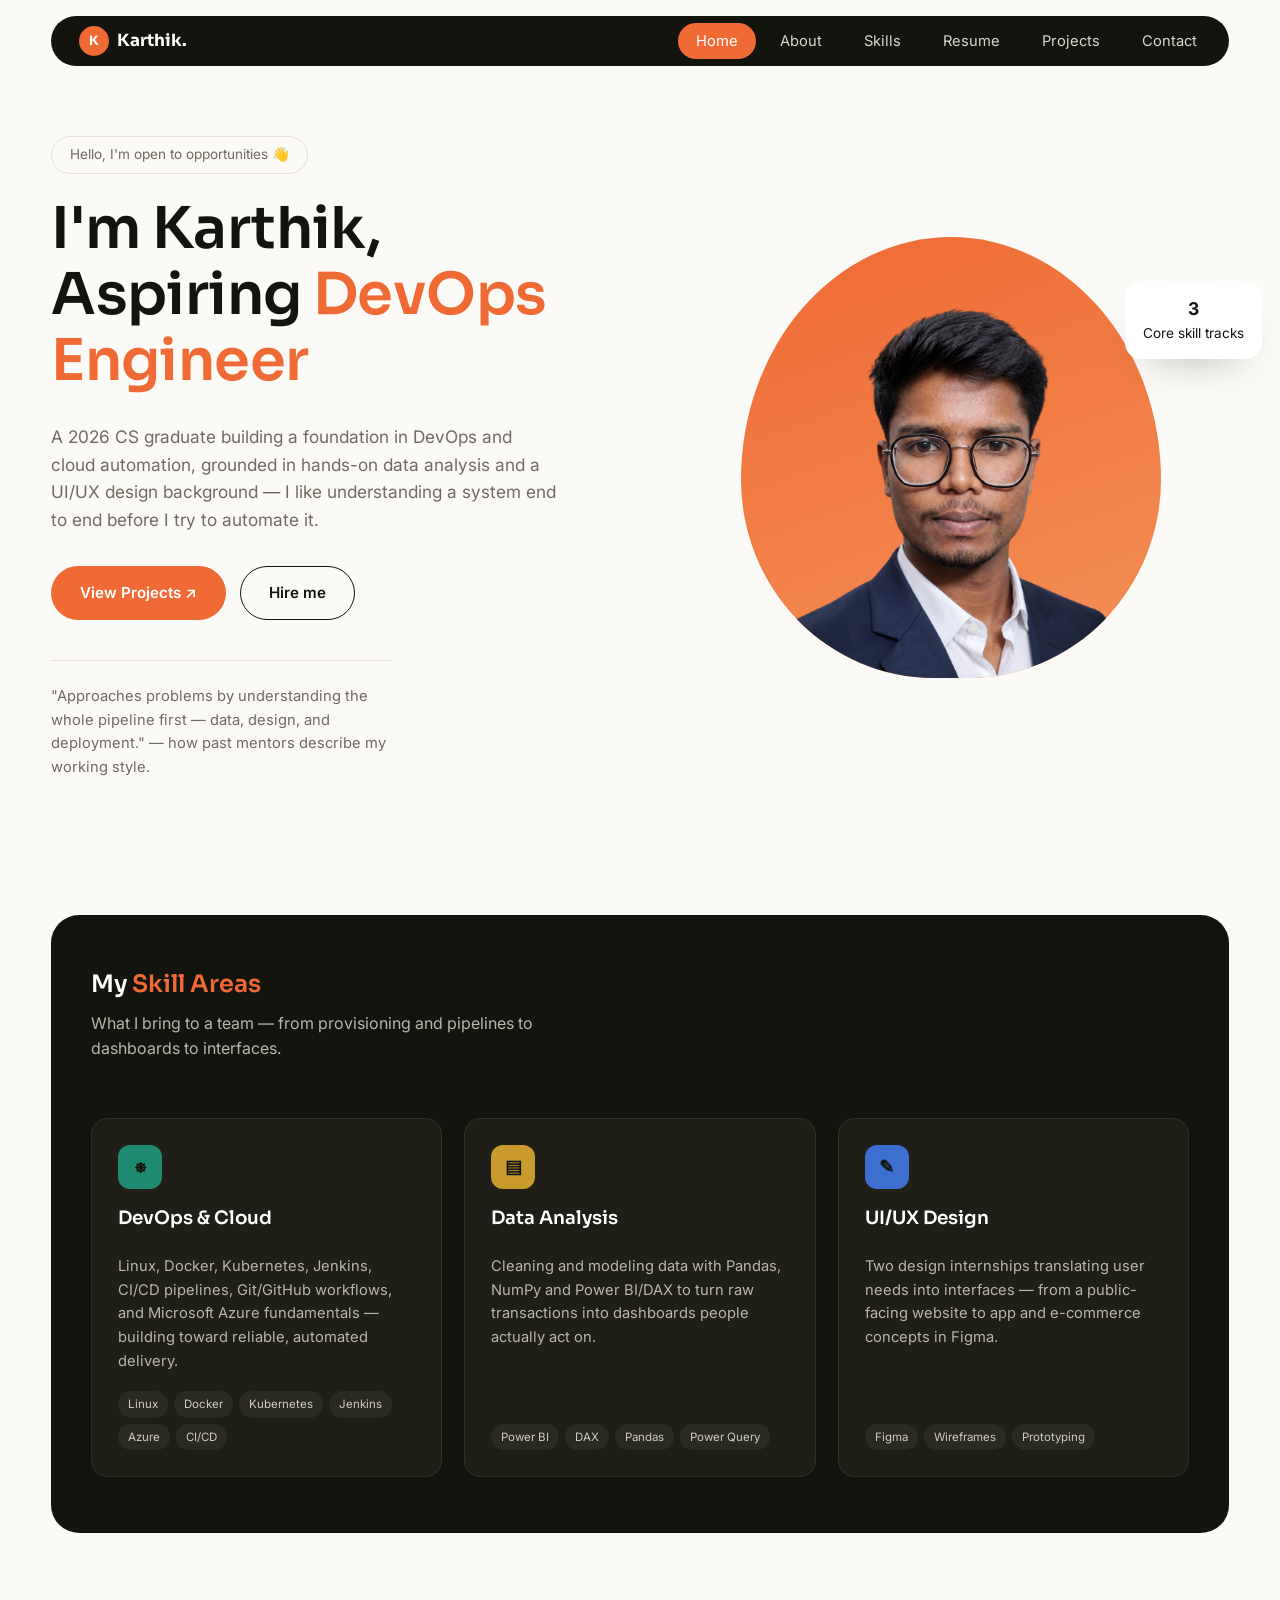
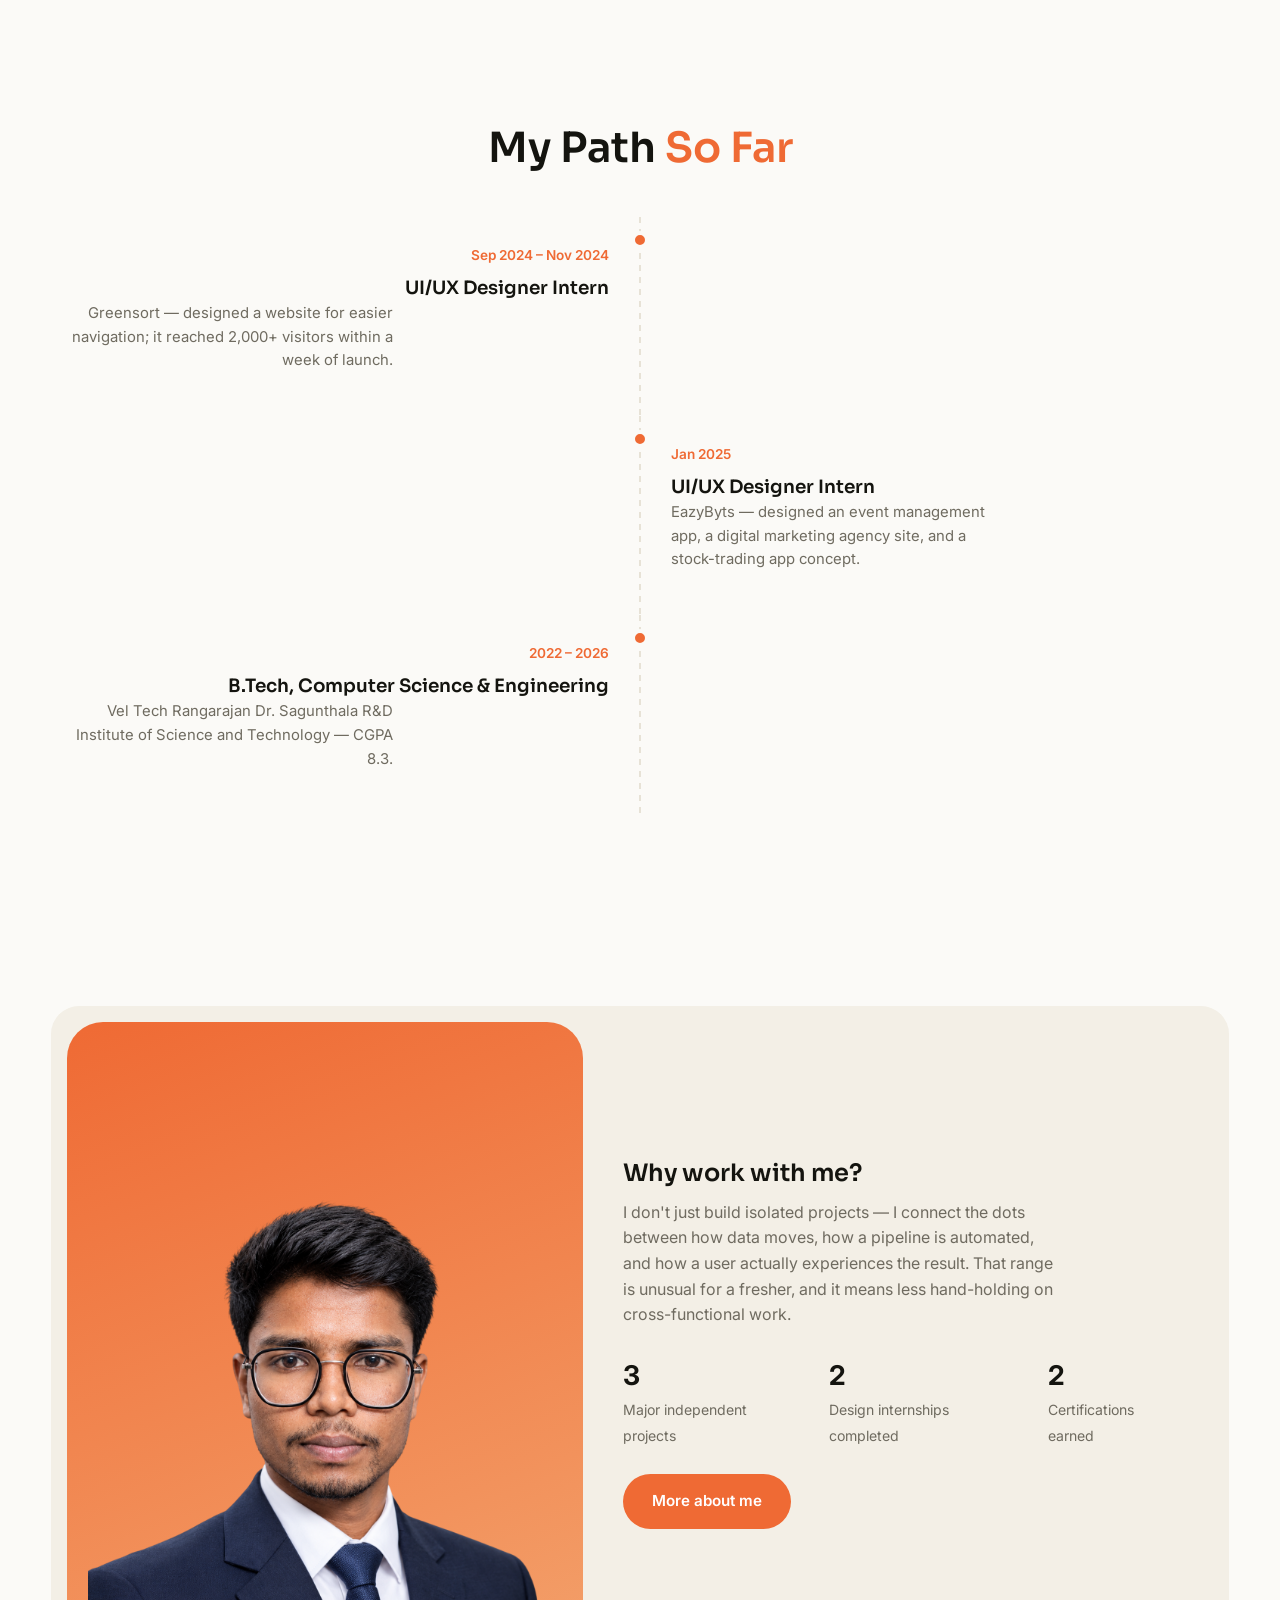
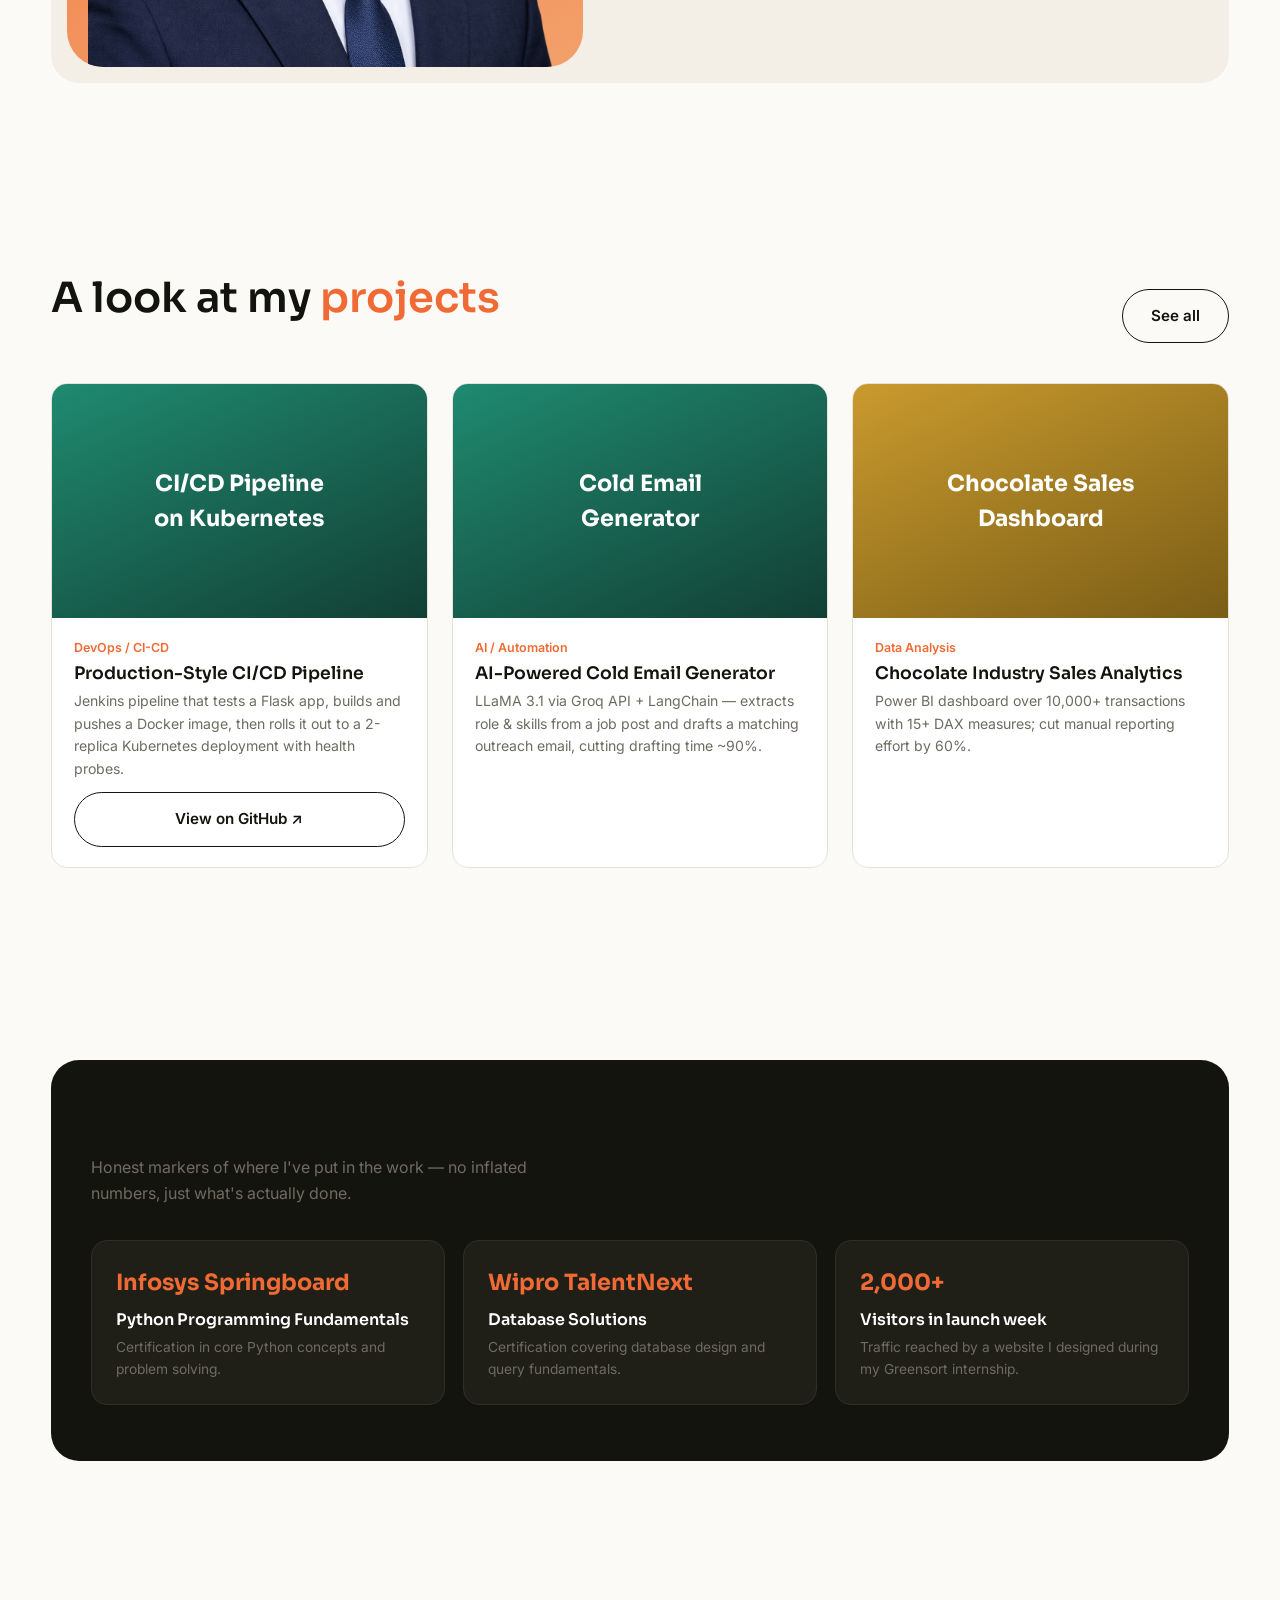
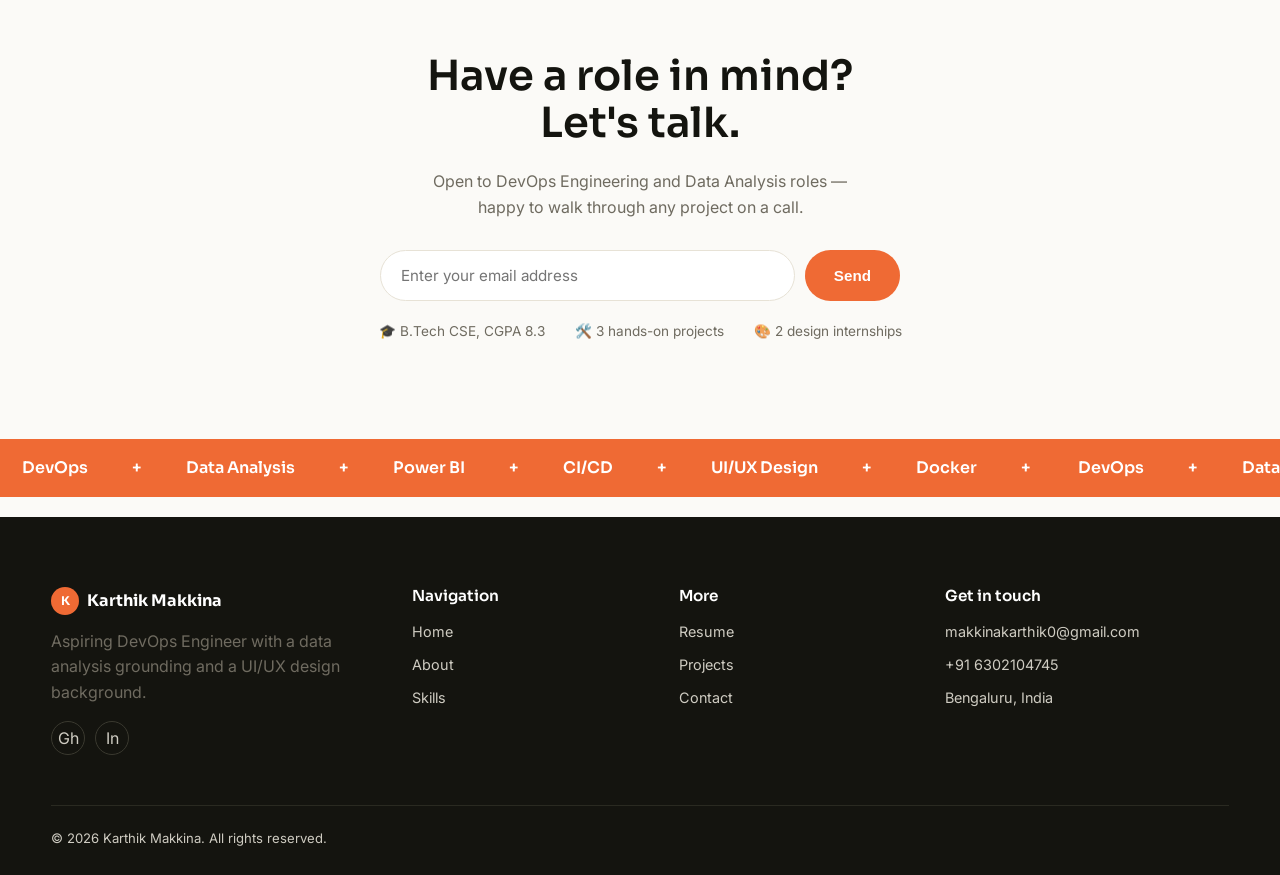
<file: index.html>
<!DOCTYPE html>
<html lang="en">
<head>
<meta charset="UTF-8">
<meta name="viewport" content="width=device-width, initial-scale=1.0">
<title>Karthik Makkina — Aspiring DevOps Engineer</title>
<link rel="preconnect" href="https://fonts.googleapis.com">
<link href="https://fonts.googleapis.com/css2?family=Sora:wght@500;600;700&family=Inter:wght@400;500;600&display=swap" rel="stylesheet">
<link rel="stylesheet" href="assets/style.css">
</head>
<body>

<div class="nav-wrap">
  <nav class="nav">
    <a href="index.html" class="brand"><span>K</span>Karthik.</a>
    <ul>
      <li><a href="index.html" class="active">Home</a></li>
      <li><a href="about.html">About</a></li>
      <li><a href="service.html">Skills</a></li>
      <li><a href="resume.html">Resume</a></li>
      <li><a href="project.html">Projects</a></li>
      <li><a href="contact.html">Contact</a></li>
    </ul>
    <button class="nav-toggle" aria-label="Menu">&#9776;</button>
  </nav>
</div>

<!-- HERO -->
<header class="hero">
  <div class="container hero-grid">
    <div>
      <span class="pill-tag">Hello, I'm open to opportunities 👋</span>
      <h1>I'm Karthik,<br>Aspiring <span class="accent-word">DevOps Engineer</span></h1>
      <p class="lead">A 2026 CS graduate building a foundation in DevOps and cloud automation, grounded in hands-on data analysis and a UI/UX design background — I like understanding a system end to end before I try to automate it.</p>
      <div class="hero-actions">
        <a href="project.html" class="btn btn-primary">View Projects ↗</a>
        <a href="contact.html" class="btn btn-ghost">Hire me</a>
      </div>
      <div class="hero-quote">
        "Approaches problems by understanding the whole pipeline first — data, design, and deployment." — how past mentors describe my working style.
      </div>
    </div>
    <div class="hero-photo-wrap">
      <div class="hero-blob">
        <img src="assets/images/profile.png" alt="Karthik Makkina" onerror="this.src='https://placehold.co/420x460/ef6a34/ffffff?text=Add+profile.jpg'">
      </div>
      <div class="hero-badge">
        <strong>3</strong>
        Core skill tracks
      </div>
    </div>
  </div>
</header>

<!-- SKILLS / SERVICES -->
<section>
  <div class="container">
    <div class="dark-panel">
      <div class="panel-head">
        <div>
          <h2>My <span style="color:var(--accent)">Skill Areas</span></h2>
          <p style="max-width:46ch;margin-top:10px;">What I bring to a team — from provisioning and pipelines to dashboards to interfaces.</p>
        </div>
      </div>
      <div class="service-grid">
        <div class="service-card">
          <div class="icon" style="background:var(--devops);">⎈</div>
          <h3>DevOps &amp; Cloud</h3>
          <p>Linux, Docker, Kubernetes, Jenkins, CI/CD pipelines, Git/GitHub workflows, and Microsoft Azure fundamentals — building toward reliable, automated delivery.</p>
	  <div class="tags"><span>Linux</span><span>Docker</span><span>Kubernetes</span><span>Jenkins</span><span>Azure</span><span>CI/CD</span></div>
        </div>
        <div class="service-card">
          <div class="icon" style="background:var(--data);">▤</div>
          <h3>Data Analysis</h3>
          <p>Cleaning and modeling data with Pandas, NumPy and Power BI/DAX to turn raw transactions into dashboards people actually act on.</p>
          <div class="tags"><span>Power BI</span><span>DAX</span><span>Pandas</span><span>Power Query</span></div>
        </div>
        <div class="service-card">
          <div class="icon" style="background:var(--design);">✎</div>
          <h3>UI/UX Design</h3>
          <p>Two design internships translating user needs into interfaces — from a public-facing website to app and e-commerce concepts in Figma.</p>
          <div class="tags"><span>Figma</span><span>Wireframes</span><span>Prototyping</span></div>
        </div>
      </div>
    </div>
  </div>
</section>

<!-- EXPERIENCE TIMELINE -->
<section>
  <div class="container">
    <div class="section-head" style="text-align:center;max-width:none;">
      <h2>My Path <span class="accent-word">So Far</span></h2>
    </div>
    <div class="timeline">
      <div class="tl-item tl-left">
        <span class="when">Sep 2024 – Nov 2024</span>
        <h3>UI/UX Designer Intern</h3>
        <p>Greensort — designed a website for easier navigation; it reached 2,000+ visitors within a week of launch.</p>
      </div>
      <div class="rail"><div class="dot" style="top:14px;"></div></div>
      <div class="tl-item tl-right"></div>

      <div class="tl-item tl-left"></div>
      <div class="rail"><div class="dot" style="top:14px;"></div></div>
      <div class="tl-item tl-right">
        <span class="when">Jan 2025</span>
        <h3>UI/UX Designer Intern</h3>
        <p>EazyByts — designed an event management app, a digital marketing agency site, and a stock-trading app concept.</p>
      </div>

      <div class="tl-item tl-left">
        <span class="when">2022 – 2026</span>
        <h3>B.Tech, Computer Science &amp; Engineering</h3>
        <p>Vel Tech Rangarajan Dr. Sagunthala R&amp;D Institute of Science and Technology — CGPA 8.3.</p>
      </div>
      <div class="rail"><div class="dot" style="top:14px;"></div></div>
      <div class="tl-item tl-right"></div>
    </div>
  </div>
</section>

<!-- WHY HIRE ME -->
<section>
  <div class="container">
    <div class="split">
      <div class="split-media">
        <div class="blob-sm">
          <img src="assets/images/profile-alt.png" alt="Karthik Makkina working" onerror="this.src='https://placehold.co/380x460/ef6a34/ffffff?text=Add+profile-alt.jpg'">
        </div>
      </div>
      <div class="split-body">
        <h2>Why <span class="accent-word">work with me</span>?</h2>
        <p style="max-width:44ch;">I don't just build isolated projects — I connect the dots between how data moves, how a pipeline is automated, and how a user actually experiences the result. That range is unusual for a fresher, and it means less hand-holding on cross-functional work.</p>
        <div class="stat-row">
          <div><strong>3</strong><span>Major independent projects</span></div>
          <div><strong>2</strong><span>Design internships completed</span></div>
          <div><strong>2</strong><span>Certifications earned</span></div>
        </div>
        <a href="about.html" class="btn btn-primary">More about me</a>
      </div>
    </div>
  </div>
</section>

<!-- FEATURED PROJECTS -->
<section>
  <div class="container">
    <div class="panel-head">
      <div class="section-head" style="margin-bottom:0;">
        <h2>A look at my <span class="accent-word">projects</span></h2>
      </div>
      <a href="project.html" class="btn btn-ghost">See all</a>
    </div>
    <div class="project-grid cols-3">
      <div class="project-card">
        <div class="project-thumb thumb-devops">CI/CD Pipeline<br>on Kubernetes</div>
        <div class="project-info">
          <span class="cat">DevOps / CI-CD</span>
          <h3>Production-Style CI/CD Pipeline</h3>
          <p>Jenkins pipeline that tests a Flask app, builds and pushes a Docker image, then rolls it out to a 2-replica Kubernetes deployment with health probes.</p>
          <a href="https://github.com/MakkinaKarthik/devops-cicd-kubernetes-project" target="_blank" rel="noopener" class="btn btn-ghost" style="width:100%;justify-content:center;margin-top:12px;">View on GitHub ↗</a>
        </div>
      </div>
      <div class="project-card">
        <div class="project-thumb thumb-devops">Cold Email<br>Generator</div>
        <div class="project-info">
          <span class="cat">AI / Automation</span>
          <h3>AI-Powered Cold Email Generator</h3>
          <p>LLaMA 3.1 via Groq API + LangChain — extracts role &amp; skills from a job post and drafts a matching outreach email, cutting drafting time ~90%.</p>
        </div>
      </div>
      <div class="project-card">
        <div class="project-thumb thumb-data">Chocolate Sales<br>Dashboard</div>
        <div class="project-info">
          <span class="cat">Data Analysis</span>
          <h3>Chocolate Industry Sales Analytics</h3>
          <p>Power BI dashboard over 10,000+ transactions with 15+ DAX measures; cut manual reporting effort by 60%.</p>
        </div>
      </div>
    </div>
  </div>
</section>

<!-- RECOGNITION (replaces fabricated testimonials) -->
<section>
  <div class="container">
    <div class="recog-panel">
      <h2>Certifications &amp; <span class="accent-word">Milestones</span></h2>
      <p style="max-width:50ch;">Honest markers of where I've put in the work — no inflated numbers, just what's actually done.</p>
      <div class="recog-grid">
        <div class="recog-card">
          <div class="num">Infosys Springboard</div>
          <h4>Python Programming Fundamentals</h4>
          <p>Certification in core Python concepts and problem solving.</p>
        </div>
        <div class="recog-card">
          <div class="num">Wipro TalentNext</div>
          <h4>Database Solutions</h4>
          <p>Certification covering database design and query fundamentals.</p>
        </div>
        <div class="recog-card">
          <div class="num">2,000+</div>
          <h4>Visitors in launch week</h4>
          <p>Traffic reached by a website I designed during my Greensort internship.</p>
        </div>
      </div>
    </div>
  </div>
</section>

<!-- CTA -->
<section class="cta-band">
  <div class="container">
    <h2>Have a role in mind?<br><span class="accent-word">Let's talk</span>.</h2>
    <p style="max-width:44ch;margin:14px auto 0;">Open to DevOps Engineering and Data Analysis roles — happy to walk through any project on a call.</p>
    <form id="cta-form" class="contact-form">
      <input type="email" name="email" placeholder="Enter your email address" required>
      <button type="submit" class="btn btn-primary">Send</button>
    </form>
    <div class="trust-row">
      <span>🎓 B.Tech CSE, CGPA 8.3</span>
      <span>🛠️ 3 hands-on projects</span>
      <span>🎨 2 design internships</span>
    </div>
  </div>
</section>

<div class="marquee">
  <div class="marquee-track">
    <span>DevOps</span><span>+</span><span>Data Analysis</span><span>+</span><span>Power BI</span><span>+</span><span>CI/CD</span><span>+</span><span>UI/UX Design</span><span>+</span><span>Docker</span><span>+</span>
    <span>DevOps</span><span>+</span><span>Data Analysis</span><span>+</span><span>Power BI</span><span>+</span><span>CI/CD</span><span>+</span><span>UI/UX Design</span><span>+</span><span>Docker</span><span>+</span>
  </div>
</div>

<footer>
  <div class="container">
    <div class="footer-grid">
      <div>
        <div class="foot-brand"><span>K</span>Karthik Makkina</div>
        <p style="max-width:32ch;">Aspiring DevOps Engineer with a data analysis grounding and a UI/UX design background.</p>
        <div class="foot-social">
          <a href="https://github.com/MakkinaKarthik" target="_blank" rel="noopener">Gh</a>
          <a href="https://linkedin.com/in/makkina-karthik-5753b5321" target="_blank" rel="noopener">In</a>
        </div>
      </div>
      <div>
        <h4>Navigation</h4>
        <ul>
          <li><a href="index.html">Home</a></li>
          <li><a href="about.html">About</a></li>
          <li><a href="service.html">Skills</a></li>
        </ul>
      </div>
      <div>
        <h4>More</h4>
        <ul>
          <li><a href="resume.html">Resume</a></li>
          <li><a href="project.html">Projects</a></li>
          <li><a href="contact.html">Contact</a></li>
        </ul>
      </div>
      <div>
        <h4>Get in touch</h4>
        <ul>
          <li>makkinakarthik0@gmail.com</li>
          <li>+91 6302104745</li>
          <li>Bengaluru, India</li>
        </ul>
      </div>
    </div>
    <div class="foot-bottom">
      <span>© 2026 Karthik Makkina. All rights reserved.</span>
    </div>
  </div>
</footer>

<script src="assets/script.js"></script>
</body>
</html>
</file>
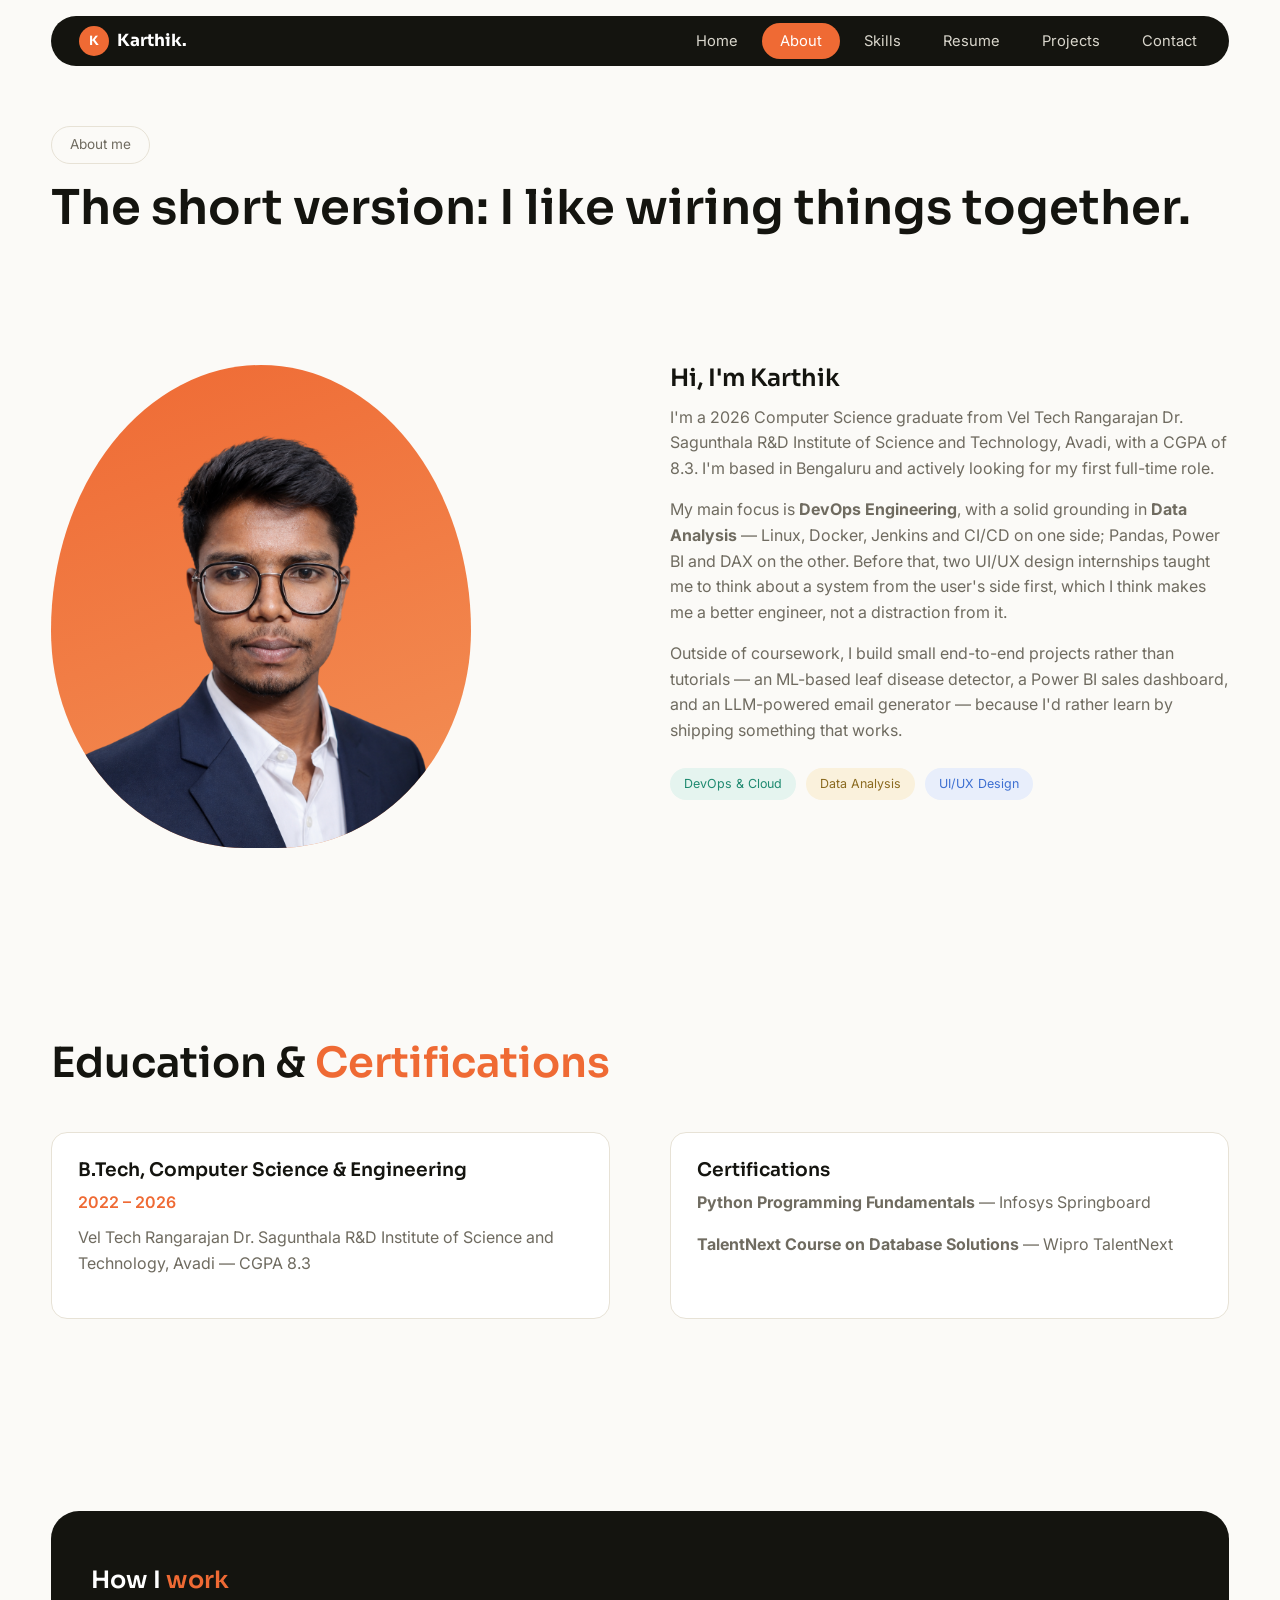
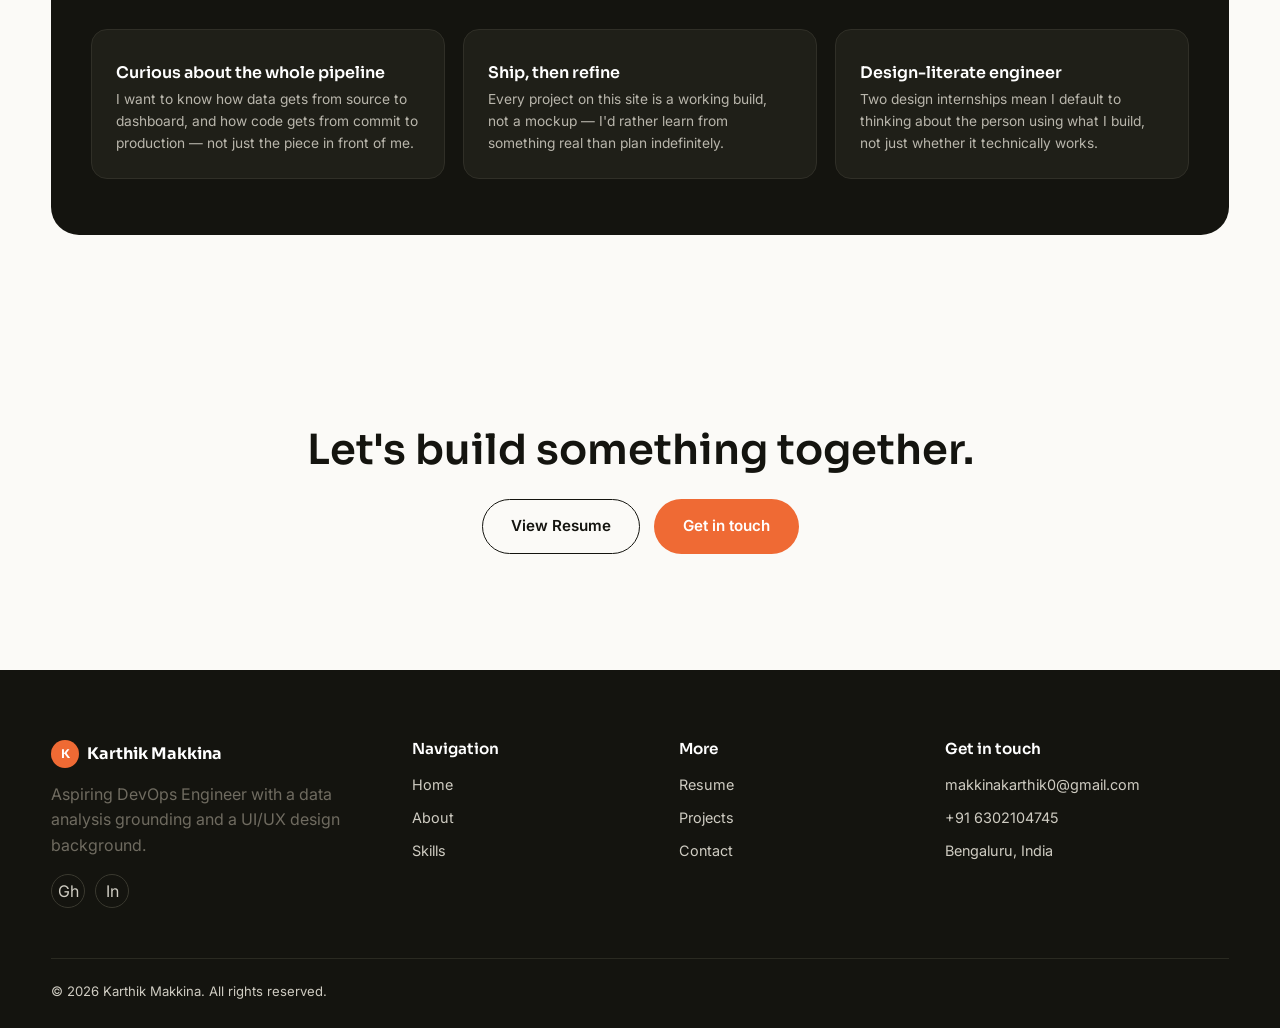
<file: about.html>
<!DOCTYPE html>
<html lang="en">
<head>
<meta charset="UTF-8">
<meta name="viewport" content="width=device-width, initial-scale=1.0">
<title>About — Karthik Makkina</title>
<link rel="preconnect" href="https://fonts.googleapis.com">
<link href="https://fonts.googleapis.com/css2?family=Sora:wght@500;600;700&family=Inter:wght@400;500;600&display=swap" rel="stylesheet">
<link rel="stylesheet" href="assets/style.css">
</head>
<body>

<div class="nav-wrap">
  <nav class="nav">
    <a href="index.html" class="brand"><span>K</span>Karthik.</a>
    <ul>
      <li><a href="index.html">Home</a></li>
      <li><a href="about.html" class="active">About</a></li>
      <li><a href="service.html">Skills</a></li>
      <li><a href="resume.html">Resume</a></li>
      <li><a href="project.html">Projects</a></li>
      <li><a href="contact.html">Contact</a></li>
    </ul>
    <button class="nav-toggle" aria-label="Menu">&#9776;</button>
  </nav>
</div>

<header class="page-head">
  <div class="container">
    <span class="pill-tag">About me</span>
    <h1>The short version: I like <span class="accent-word">wiring things together</span>.</h1>
  </div>
</header>

<section>
  <div class="container two-col">
    <div>
      <div class="hero-blob" style="aspect-ratio:4/4.6;">
        <img src="assets/images/profile.png" alt="Karthik Makkina" onerror="this.src='https://placehold.co/420x480/ef6a34/ffffff?text=Add+profile.jpg'">
      </div>
    </div>
    <div>
      <h2>Hi, I'm Karthik</h2>
      <p>I'm a 2026 Computer Science graduate from Vel Tech Rangarajan Dr. Sagunthala R&amp;D Institute of Science and Technology, Avadi, with a CGPA of 8.3. I'm based in Bengaluru and actively looking for my first full-time role.</p>
      <p>My main focus is <strong>DevOps Engineering</strong>, with a solid grounding in <strong>Data Analysis</strong> — Linux, Docker, Jenkins and CI/CD on one side; Pandas, Power BI and DAX on the other. Before that, two UI/UX design internships taught me to think about a system from the user's side first, which I think makes me a better engineer, not a distraction from it.</p>
      <p>Outside of coursework, I build small end-to-end projects rather than tutorials — an ML-based leaf disease detector, a Power BI sales dashboard, and an LLM-powered email generator — because I'd rather learn by shipping something that works.</p>
      <div class="badge-row" style="margin-top:24px;">
        <span class="badge-devops">DevOps &amp; Cloud</span>
        <span class="badge-data">Data Analysis</span>
        <span class="badge-design">UI/UX Design</span>
      </div>
    </div>
  </div>
</section>

<section>
  <div class="container">
    <div class="section-head">
      <h2>Education &amp; <span class="accent-word">Certifications</span></h2>
    </div>
    <div class="two-col">
      <div class="card-plain">
        <h3>B.Tech, Computer Science &amp; Engineering</h3>
        <span class="when" style="color:var(--accent);font-weight:600;">2022 – 2026</span>
        <p style="margin-top:10px;">Vel Tech Rangarajan Dr. Sagunthala R&amp;D Institute of Science and Technology, Avadi — CGPA 8.3</p>
      </div>
      <div class="card-plain">
        <h3>Certifications</h3>
        <p style="margin-top:10px;"><strong>Python Programming Fundamentals</strong> — Infosys Springboard</p>
        <p><strong>TalentNext Course on Database Solutions</strong> — Wipro TalentNext</p>
      </div>
    </div>
  </div>
</section>

<section>
  <div class="container">
    <div class="dark-panel">
      <h2>How I <span style="color:var(--accent)">work</span></h2>
      <div class="recog-grid">
        <div class="recog-card">
          <h4>Curious about the whole pipeline</h4>
          <p>I want to know how data gets from source to dashboard, and how code gets from commit to production — not just the piece in front of me.</p>
        </div>
        <div class="recog-card">
          <h4>Ship, then refine</h4>
          <p>Every project on this site is a working build, not a mockup — I'd rather learn from something real than plan indefinitely.</p>
        </div>
        <div class="recog-card">
          <h4>Design-literate engineer</h4>
          <p>Two design internships mean I default to thinking about the person using what I build, not just whether it technically works.</p>
        </div>
      </div>
    </div>
  </div>
</section>

<section class="cta-band">
  <div class="container">
    <h2>Let's build something <span class="accent-word">together</span>.</h2>
    <div class="hero-actions" style="justify-content:center;margin-top:24px;">
      <a href="resume.html" class="btn btn-ghost">View Resume</a>
      <a href="contact.html" class="btn btn-primary">Get in touch</a>
    </div>
  </div>
</section>

<footer>
  <div class="container">
    <div class="footer-grid">
      <div>
        <div class="foot-brand"><span>K</span>Karthik Makkina</div>
        <p style="max-width:32ch;">Aspiring DevOps Engineer with a data analysis grounding and a UI/UX design background.</p>
        <div class="foot-social">
          <a href="https://github.com/MakkinaKarthik" target="_blank" rel="noopener">Gh</a>
          <a href="https://linkedin.com/in/makkina-karthik-5753b5321" target="_blank" rel="noopener">In</a>
        </div>
      </div>
      <div>
        <h4>Navigation</h4>
        <ul>
          <li><a href="index.html">Home</a></li>
          <li><a href="about.html">About</a></li>
          <li><a href="service.html">Skills</a></li>
        </ul>
      </div>
      <div>
        <h4>More</h4>
        <ul>
          <li><a href="resume.html">Resume</a></li>
          <li><a href="project.html">Projects</a></li>
          <li><a href="contact.html">Contact</a></li>
        </ul>
      </div>
      <div>
        <h4>Get in touch</h4>
        <ul>
          <li>makkinakarthik0@gmail.com</li>
          <li>+91 6302104745</li>
          <li>Bengaluru, India</li>
        </ul>
      </div>
    </div>
    <div class="foot-bottom">
      <span>© 2026 Karthik Makkina. All rights reserved.</span>
    </div>
  </div>
</footer>

<script src="assets/script.js"></script>
</body>
</html>
</file>
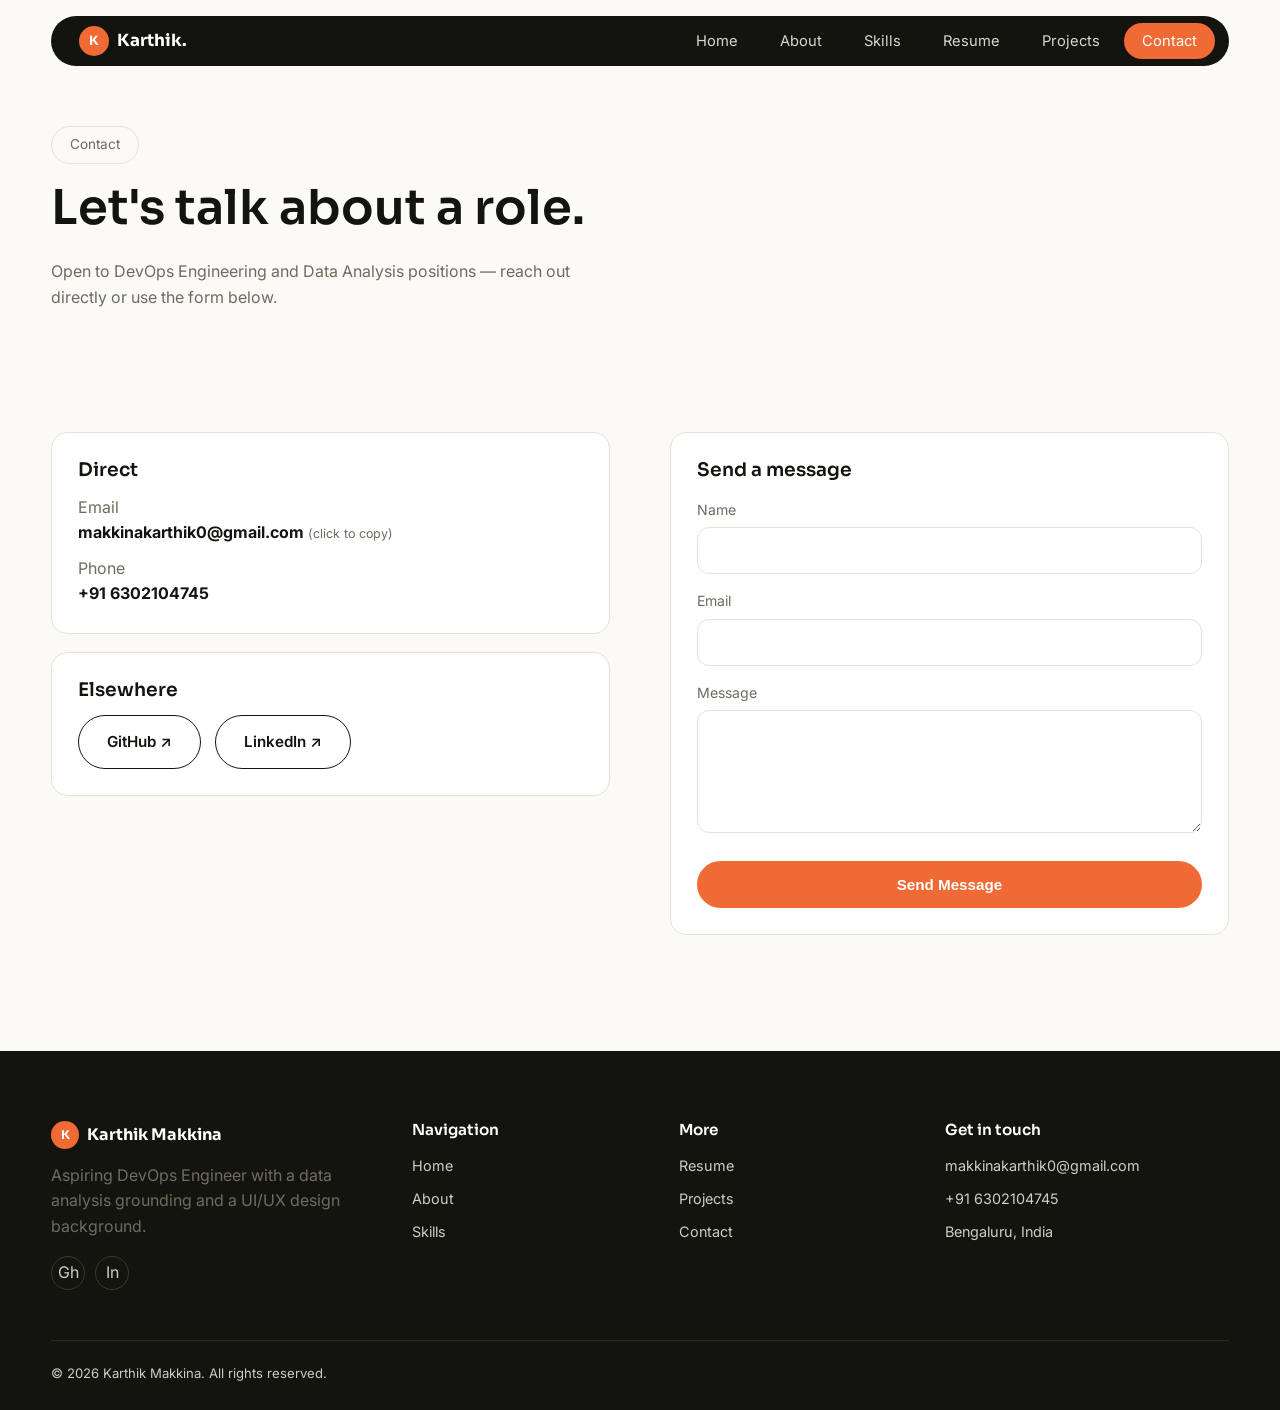
<file: contact.html>
<!DOCTYPE html>
<html lang="en">
<head>
<meta charset="UTF-8">
<meta name="viewport" content="width=device-width, initial-scale=1.0">
<title>Contact — Karthik Makkina</title>
<link rel="preconnect" href="https://fonts.googleapis.com">
<link href="https://fonts.googleapis.com/css2?family=Sora:wght@500;600;700&family=Inter:wght@400;500;600&display=swap" rel="stylesheet">
<link rel="stylesheet" href="assets/style.css">
</head>
<body>

<div class="nav-wrap">
  <nav class="nav">
    <a href="index.html" class="brand"><span>K</span>Karthik.</a>
    <ul>
      <li><a href="index.html">Home</a></li>
      <li><a href="about.html">About</a></li>
      <li><a href="service.html">Skills</a></li>
      <li><a href="resume.html">Resume</a></li>
      <li><a href="project.html">Projects</a></li>
      <li><a href="contact.html" class="active">Contact</a></li>
    </ul>
    <button class="nav-toggle" aria-label="Menu">&#9776;</button>
  </nav>
</div>

<header class="page-head">
  <div class="container">
    <span class="pill-tag">Contact</span>
    <h1>Let's talk about a <span class="accent-word">role</span>.</h1>
    <p style="max-width:56ch;margin-top:14px;">Open to DevOps Engineering and Data Analysis positions — reach out directly or use the form below.</p>
  </div>
</header>

<section>
  <div class="container two-col">
    <div>
      <div class="card-plain" style="margin-bottom:18px;">
        <h3 style="margin-bottom:14px;">Direct</h3>
        <p style="margin-bottom:10px;">Email<br><strong data-copy="makkinakarthik0@gmail.com" style="color:var(--ink);cursor:pointer;">makkinakarthik0@gmail.com</strong> <span style="font-size:.78rem;color:var(--muted);">(click to copy)</span></p>
        <p style="margin-bottom:0;">Phone<br><strong style="color:var(--ink);">+91 6302104745</strong></p>
      </div>
      <div class="card-plain">
        <h3 style="margin-bottom:14px;">Elsewhere</h3>
        <div class="hero-actions" style="margin-top:0;">
          <a href="https://github.com/MakkinaKarthik" target="_blank" rel="noopener" class="btn btn-ghost">GitHub ↗</a>
          <a href="https://linkedin.com/in/makkina-karthik-5753b5321" target="_blank" rel="noopener" class="btn btn-ghost">LinkedIn ↗</a>
        </div>
      </div>
    </div>

    <div class="card-plain">
      <h3 style="margin-bottom:18px;">Send a message</h3>
      <form id="contact-form">
        <div style="margin-bottom:16px;">
          <label style="display:block;font-size:.88rem;margin-bottom:6px;color:var(--muted);">Name</label>
          <input type="text" name="name" required style="width:100%;padding:13px 16px;border-radius:12px;border:1px solid var(--line);font-family:inherit;font-size:.95rem;">
        </div>
        <div style="margin-bottom:16px;">
          <label style="display:block;font-size:.88rem;margin-bottom:6px;color:var(--muted);">Email</label>
          <input type="email" name="email" required style="width:100%;padding:13px 16px;border-radius:12px;border:1px solid var(--line);font-family:inherit;font-size:.95rem;">
        </div>
        <div style="margin-bottom:20px;">
          <label style="display:block;font-size:.88rem;margin-bottom:6px;color:var(--muted);">Message</label>
          <textarea name="message" rows="5" required style="width:100%;padding:13px 16px;border-radius:12px;border:1px solid var(--line);font-family:inherit;font-size:.95rem;resize:vertical;"></textarea>
        </div>
        <button type="submit" class="btn btn-primary" style="width:100%;justify-content:center;">Send Message</button>
      </form>
    </div>
  </div>
</section>

<footer>
  <div class="container">
    <div class="footer-grid">
      <div>
        <div class="foot-brand"><span>K</span>Karthik Makkina</div>
        <p style="max-width:32ch;">Aspiring DevOps Engineer with a data analysis grounding and a UI/UX design background.</p>
        <div class="foot-social">
          <a href="https://github.com/MakkinaKarthik" target="_blank" rel="noopener">Gh</a>
          <a href="https://linkedin.com/in/makkina-karthik-5753b5321" target="_blank" rel="noopener">In</a>
        </div>
      </div>
      <div>
        <h4>Navigation</h4>
        <ul>
          <li><a href="index.html">Home</a></li>
          <li><a href="about.html">About</a></li>
          <li><a href="service.html">Skills</a></li>
        </ul>
      </div>
      <div>
        <h4>More</h4>
        <ul>
          <li><a href="resume.html">Resume</a></li>
          <li><a href="project.html">Projects</a></li>
          <li><a href="contact.html">Contact</a></li>
        </ul>
      </div>
      <div>
        <h4>Get in touch</h4>
        <ul>
          <li>makkinakarthik0@gmail.com</li>
          <li>+91 6302104745</li>
          <li>Bengaluru, India</li>
        </ul>
      </div>
    </div>
    <div class="foot-bottom">
      <span>© 2026 Karthik Makkina. All rights reserved.</span>
    </div>
  </div>
</footer>

<script src="assets/script.js"></script>
</body>
</html>
</file>
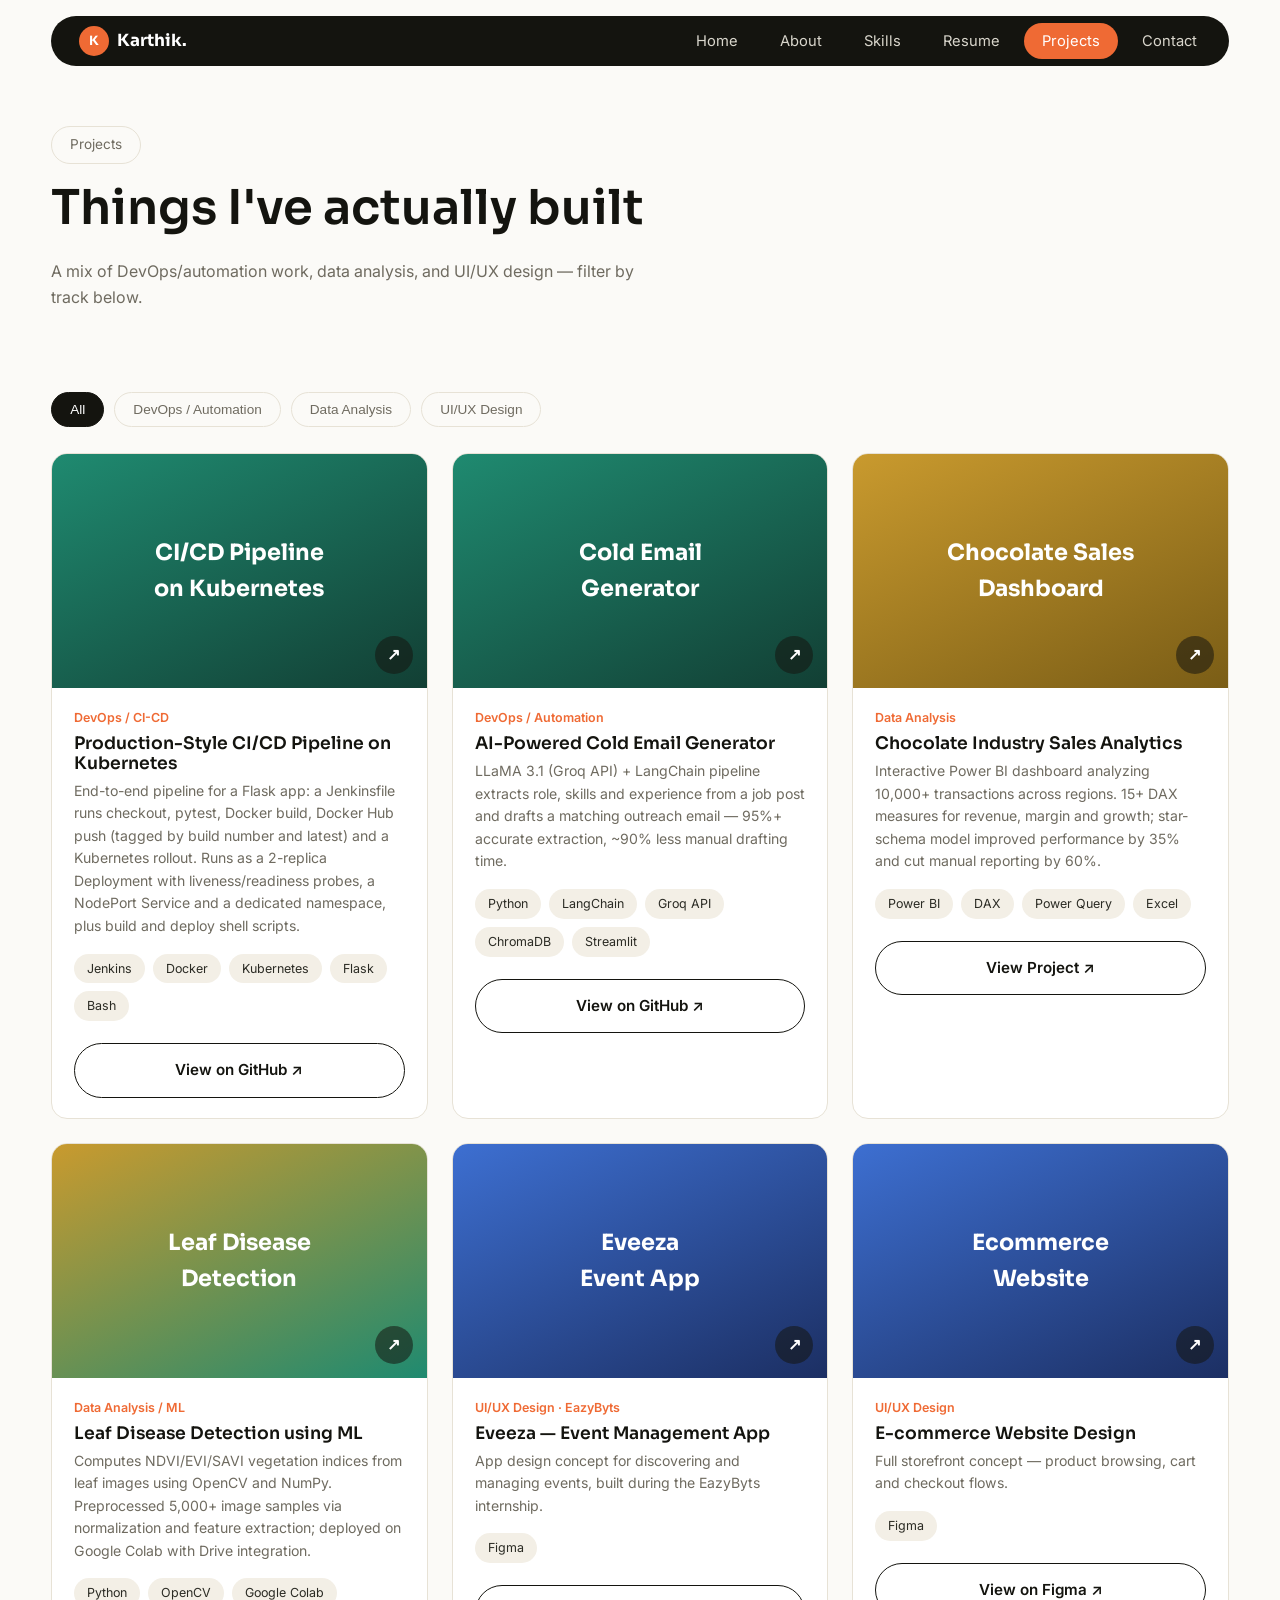
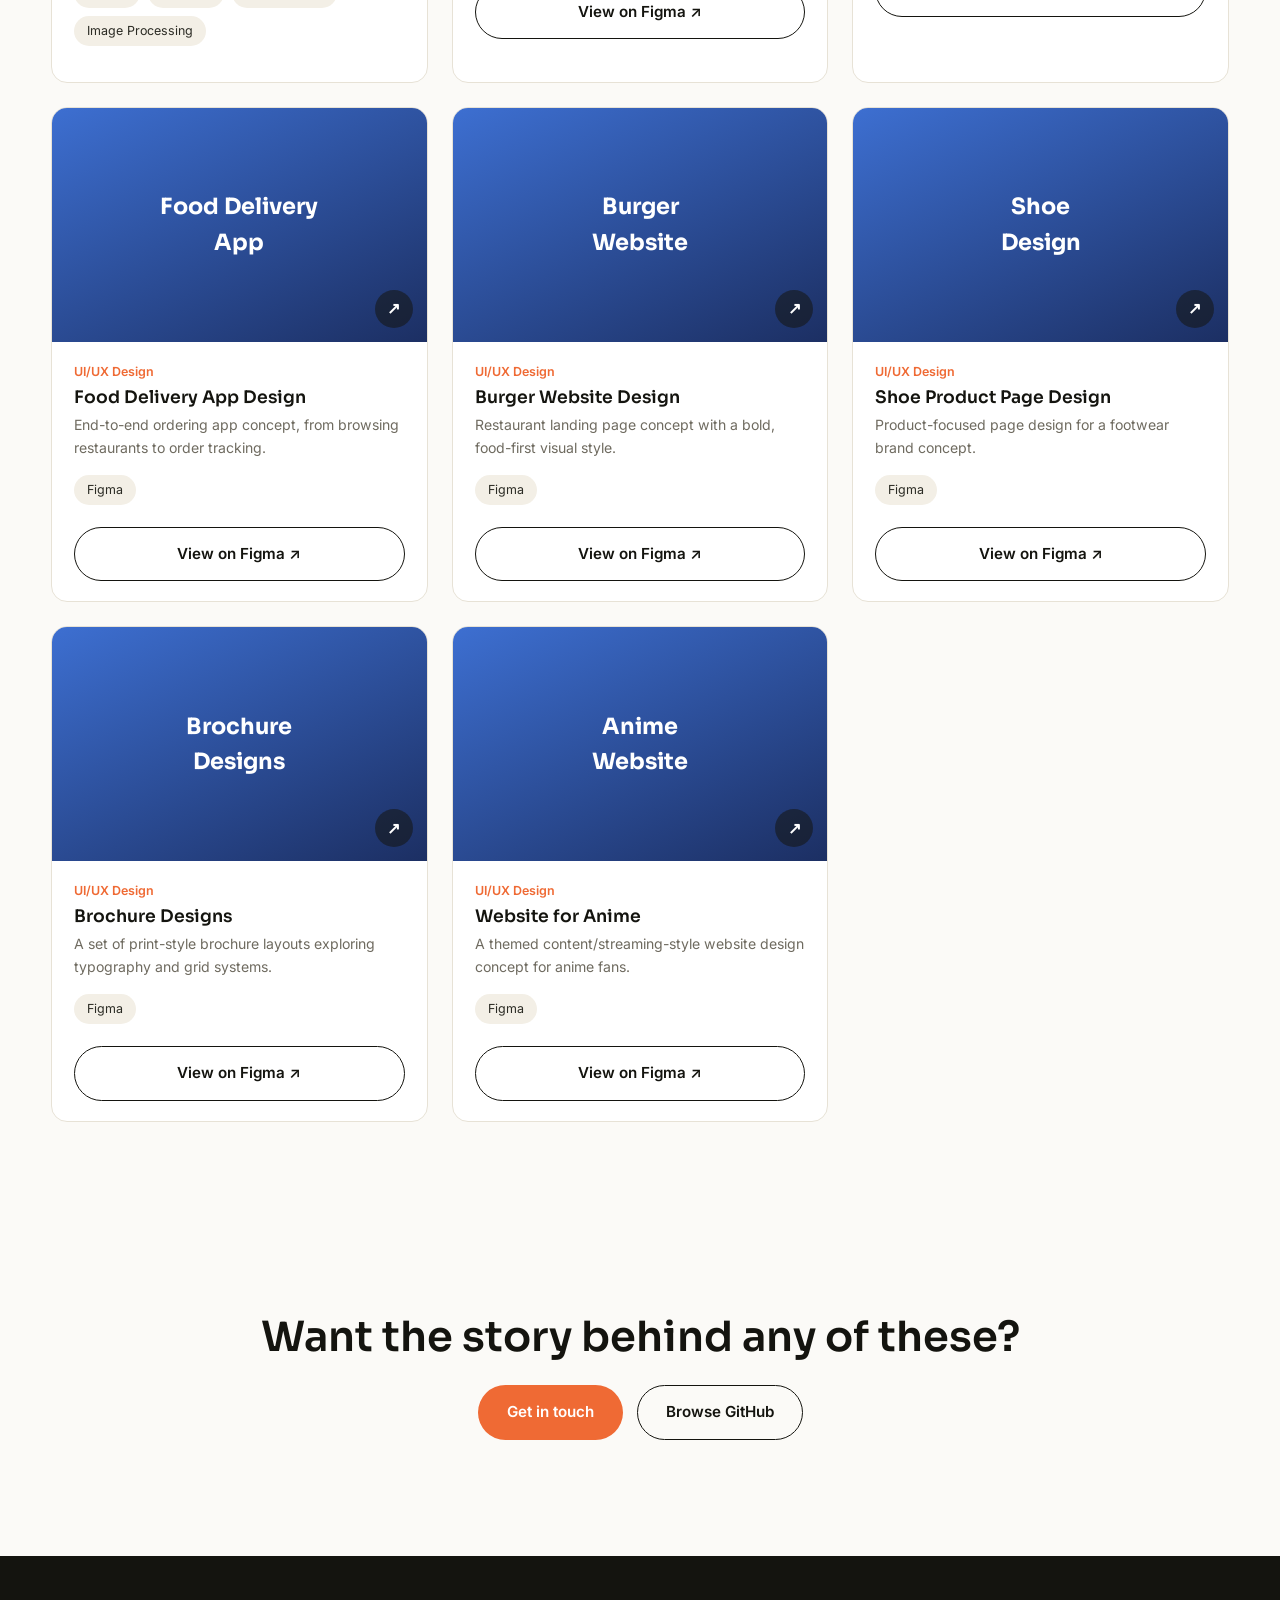
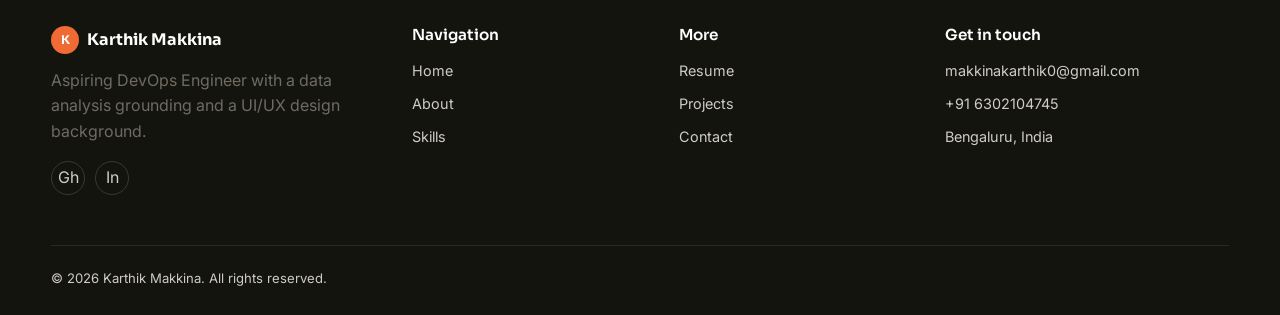
<file: project.html>
<!DOCTYPE html>
<html lang="en">
<head>
<meta charset="UTF-8">
<meta name="viewport" content="width=device-width, initial-scale=1.0">
<title>Projects — Karthik Makkina</title>
<link rel="preconnect" href="https://fonts.googleapis.com">
<link href="https://fonts.googleapis.com/css2?family=Sora:wght@500;600;700&family=Inter:wght@400;500;600&display=swap" rel="stylesheet">
<link rel="stylesheet" href="assets/style.css">
</head>
<body>

<div class="nav-wrap">
  <nav class="nav">
    <a href="index.html" class="brand"><span>K</span>Karthik.</a>
    <ul>
      <li><a href="index.html">Home</a></li>
      <li><a href="about.html">About</a></li>
      <li><a href="service.html">Skills</a></li>
      <li><a href="resume.html">Resume</a></li>
      <li><a href="project.html" class="active">Projects</a></li>
      <li><a href="contact.html">Contact</a></li>
    </ul>
    <button class="nav-toggle" aria-label="Menu">&#9776;</button>
  </nav>
</div>

<header class="page-head">
  <div class="container">
    <span class="pill-tag">Projects</span>
    <h1>Things I've actually <span class="accent-word">built</span></h1>
    <p style="max-width:60ch;margin-top:14px;">A mix of DevOps/automation work, data analysis, and UI/UX design — filter by track below.</p>
  </div>
</header>

<section style="padding-top:20px;">
  <div class="container">
    <div class="filter-row">
      <button class="active" data-filter="all">All</button>
      <button data-filter="devops">DevOps / Automation</button>
      <button data-filter="data">Data Analysis</button>
      <button data-filter="design">UI/UX Design</button>
    </div>

    <div class="project-grid cols-3" style="margin-top:26px;">

      <!-- DevOps / Automation -->
      <div class="project-card" data-tags="devops">
        <div class="project-thumb thumb-devops">CI/CD Pipeline<br>on Kubernetes<div class="go">↗</div></div>
        <div class="project-info">
          <span class="cat">DevOps / CI-CD</span>
          <h3>Production-Style CI/CD Pipeline on Kubernetes</h3>
          <p>End-to-end pipeline for a Flask app: a Jenkinsfile runs checkout, pytest, Docker build, Docker Hub push (tagged by build number and latest) and a Kubernetes rollout. Runs as a 2-replica Deployment with liveness/readiness probes, a NodePort Service and a dedicated namespace, plus build and deploy shell scripts.</p>
          <div class="tag-list"><span>Jenkins</span><span>Docker</span><span>Kubernetes</span><span>Flask</span><span>Bash</span></div>
          <a href="https://github.com/MakkinaKarthik/devops-cicd-kubernetes-project" target="_blank" rel="noopener" class="btn btn-ghost" style="width:100%;justify-content:center;margin-top:6px;">View on GitHub ↗</a>
        </div>
      </div>
      <div class="project-card" data-tags="devops">
        <div class="project-thumb thumb-devops">Cold Email<br>Generator<div class="go">↗</div></div>
        <div class="project-info">
          <span class="cat">DevOps / Automation</span>
          <h3>AI-Powered Cold Email Generator</h3>
          <p>LLaMA 3.1 (Groq API) + LangChain pipeline extracts role, skills and experience from a job post and drafts a matching outreach email — 95%+ accurate extraction, ~90% less manual drafting time.</p>
          <div class="tag-list"><span>Python</span><span>LangChain</span><span>Groq API</span><span>ChromaDB</span><span>Streamlit</span></div>
          <a href="https://github.com/MakkinaKarthik/cold-email-generator" target="_blank" rel="noopener" class="btn btn-ghost" style="width:100%;justify-content:center;margin-top:6px;">View on GitHub ↗</a>
        </div>
      </div>

      <!-- Data Analysis -->
      <div class="project-card" data-tags="data">
        <div class="project-thumb thumb-data">Chocolate Sales<br>Dashboard<div class="go">↗</div></div>
        <div class="project-info">
          <span class="cat">Data Analysis</span>
          <h3>Chocolate Industry Sales Analytics</h3>
          <p>Interactive Power BI dashboard analyzing 10,000+ transactions across regions. 15+ DAX measures for revenue, margin and growth; star-schema model improved performance by 35% and cut manual reporting by 60%.</p>
          <div class="tag-list"><span>Power BI</span><span>DAX</span><span>Power Query</span><span>Excel</span></div>
          <a href="https://github.com/MakkinaKarthik/Chocolate-Sales-Power-BI-" target="_blank" rel="noopener" class="btn btn-ghost" style="width:100%;justify-content:center;margin-top:6px;">View Project ↗</a>
        </div>
      </div>

      <div class="project-card" data-tags="data devops">
        <div class="project-thumb" style="background:linear-gradient(155deg,#c99a2e,#1f8a70);">Leaf Disease<br>Detection<div class="go">↗</div></div>
        <div class="project-info">
          <span class="cat">Data Analysis / ML</span>
          <h3>Leaf Disease Detection using ML</h3>
          <p>Computes NDVI/EVI/SAVI vegetation indices from leaf images using OpenCV and NumPy. Preprocessed 5,000+ image samples via normalization and feature extraction; deployed on Google Colab with Drive integration.</p>
          <div class="tag-list"><span>Python</span><span>OpenCV</span><span>Google Colab</span><span>Image Processing</span></div>
        </div>
      </div>

      <!-- UI/UX Design -->
      <div class="project-card" data-tags="design">
        <div class="project-thumb thumb-design">Eveeza<br>Event App<div class="go">↗</div></div>
        <div class="project-info">
          <span class="cat">UI/UX Design · EazyByts</span>
          <h3>Eveeza — Event Management App</h3>
          <p>App design concept for discovering and managing events, built during the EazyByts internship.</p>
          <div class="tag-list"><span>Figma</span></div>
          <a href="https://www.figma.com/design/nCkGnBI3EWVq6MBKMQxHUc/Event-Management-App-Design?node-id=0-1" target="_blank" rel="noopener" class="btn btn-ghost" style="width:100%;justify-content:center;margin-top:6px;">View on Figma ↗</a>
        </div>
      </div>

      <div class="project-card" data-tags="design">
        <div class="project-thumb thumb-design">Ecommerce<br>Website<div class="go">↗</div></div>
        <div class="project-info">
          <span class="cat">UI/UX Design</span>
          <h3>E-commerce Website Design</h3>
          <p>Full storefront concept — product browsing, cart and checkout flows.</p>
          <div class="tag-list"><span>Figma</span></div>
          <a href="https://www.figma.com/design/AXlBmVwKTb5vyrO7wAhsHB/Ecommerce-Website?node-id=0-1" target="_blank" rel="noopener" class="btn btn-ghost" style="width:100%;justify-content:center;margin-top:6px;">View on Figma ↗</a>
        </div>
      </div>

      <div class="project-card" data-tags="design">
        <div class="project-thumb thumb-design">Food Delivery<br>App<div class="go">↗</div></div>
        <div class="project-info">
          <span class="cat">UI/UX Design</span>
          <h3>Food Delivery App Design</h3>
          <p>End-to-end ordering app concept, from browsing restaurants to order tracking.</p>
          <div class="tag-list"><span>Figma</span></div>
          <a href="https://www.figma.com/design/Rom5SwXeyiKyNus4kFW9l6/Food-Delivery-App-Design?node-id=0-1" target="_blank" rel="noopener" class="btn btn-ghost" style="width:100%;justify-content:center;margin-top:6px;">View on Figma ↗</a>
        </div>
      </div>

      <div class="project-card" data-tags="design">
        <div class="project-thumb thumb-design">Burger<br>Website<div class="go">↗</div></div>
        <div class="project-info">
          <span class="cat">UI/UX Design</span>
          <h3>Burger Website Design</h3>
          <p>Restaurant landing page concept with a bold, food-first visual style.</p>
          <div class="tag-list"><span>Figma</span></div>
          <a href="https://www.figma.com/design/1eCjPFgUxIVL4xAFauQz25/Burger-website-design?node-id=5-26" target="_blank" rel="noopener" class="btn btn-ghost" style="width:100%;justify-content:center;margin-top:6px;">View on Figma ↗</a>
        </div>
      </div>

      <div class="project-card" data-tags="design">
        <div class="project-thumb thumb-design">Shoe<br>Design<div class="go">↗</div></div>
        <div class="project-info">
          <span class="cat">UI/UX Design</span>
          <h3>Shoe Product Page Design</h3>
          <p>Product-focused page design for a footwear brand concept.</p>
          <div class="tag-list"><span>Figma</span></div>
          <a href="https://www.figma.com/design/byCzZ0PzJ1yozwQINYaFyL/Shoe-design?node-id=2-2" target="_blank" rel="noopener" class="btn btn-ghost" style="width:100%;justify-content:center;margin-top:6px;">View on Figma ↗</a>
        </div>
      </div>

      <div class="project-card" data-tags="design">
        <div class="project-thumb thumb-design">Brochure<br>Designs<div class="go">↗</div></div>
        <div class="project-info">
          <span class="cat">UI/UX Design</span>
          <h3>Brochure Designs</h3>
          <p>A set of print-style brochure layouts exploring typography and grid systems.</p>
          <div class="tag-list"><span>Figma</span></div>
          <a href="https://www.figma.com/design/z0EfC0xH25kR8JNCf2OLIG/Brochure-Designs?node-id=0-1" target="_blank" rel="noopener" class="btn btn-ghost" style="width:100%;justify-content:center;margin-top:6px;">View on Figma ↗</a>
        </div>
      </div>

      <div class="project-card" data-tags="design">
        <div class="project-thumb thumb-design">Anime<br>Website<div class="go">↗</div></div>
        <div class="project-info">
          <span class="cat">UI/UX Design</span>
          <h3>Website for Anime</h3>
          <p>A themed content/streaming-style website design concept for anime fans.</p>
          <div class="tag-list"><span>Figma</span></div>
          <a href="https://www.figma.com/design/lt2tulGAvr4n0DqYQNw9lu/Website-for-anime?node-id=0-1" target="_blank" rel="noopener" class="btn btn-ghost" style="width:100%;justify-content:center;margin-top:6px;">View on Figma ↗</a>
        </div>
      </div>

    </div>
  </div>
</section>

<section class="cta-band">
  <div class="container">
    <h2>Want the story behind <span class="accent-word">any of these</span>?</h2>
    <div class="hero-actions" style="justify-content:center;margin-top:24px;">
      <a href="contact.html" class="btn btn-primary">Get in touch</a>
      <a href="https://github.com/MakkinaKarthik" target="_blank" rel="noopener" class="btn btn-ghost">Browse GitHub</a>
    </div>
  </div>
</section>

<footer>
  <div class="container">
    <div class="footer-grid">
      <div>
        <div class="foot-brand"><span>K</span>Karthik Makkina</div>
        <p style="max-width:32ch;">Aspiring DevOps Engineer with a data analysis grounding and a UI/UX design background.</p>
        <div class="foot-social">
          <a href="https://github.com/MakkinaKarthik" target="_blank" rel="noopener">Gh</a>
          <a href="https://linkedin.com/in/makkina-karthik-5753b5321" target="_blank" rel="noopener">In</a>
        </div>
      </div>
      <div>
        <h4>Navigation</h4>
        <ul>
          <li><a href="index.html">Home</a></li>
          <li><a href="about.html">About</a></li>
          <li><a href="service.html">Skills</a></li>
        </ul>
      </div>
      <div>
        <h4>More</h4>
        <ul>
          <li><a href="resume.html">Resume</a></li>
          <li><a href="project.html">Projects</a></li>
          <li><a href="contact.html">Contact</a></li>
        </ul>
      </div>
      <div>
        <h4>Get in touch</h4>
        <ul>
          <li>makkinakarthik0@gmail.com</li>
          <li>+91 6302104745</li>
          <li>Bengaluru, India</li>
        </ul>
      </div>
    </div>
    <div class="foot-bottom">
      <span>© 2026 Karthik Makkina. All rights reserved.</span>
    </div>
  </div>
</footer>

<script src="assets/script.js"></script>
</body>
</html>
</file>
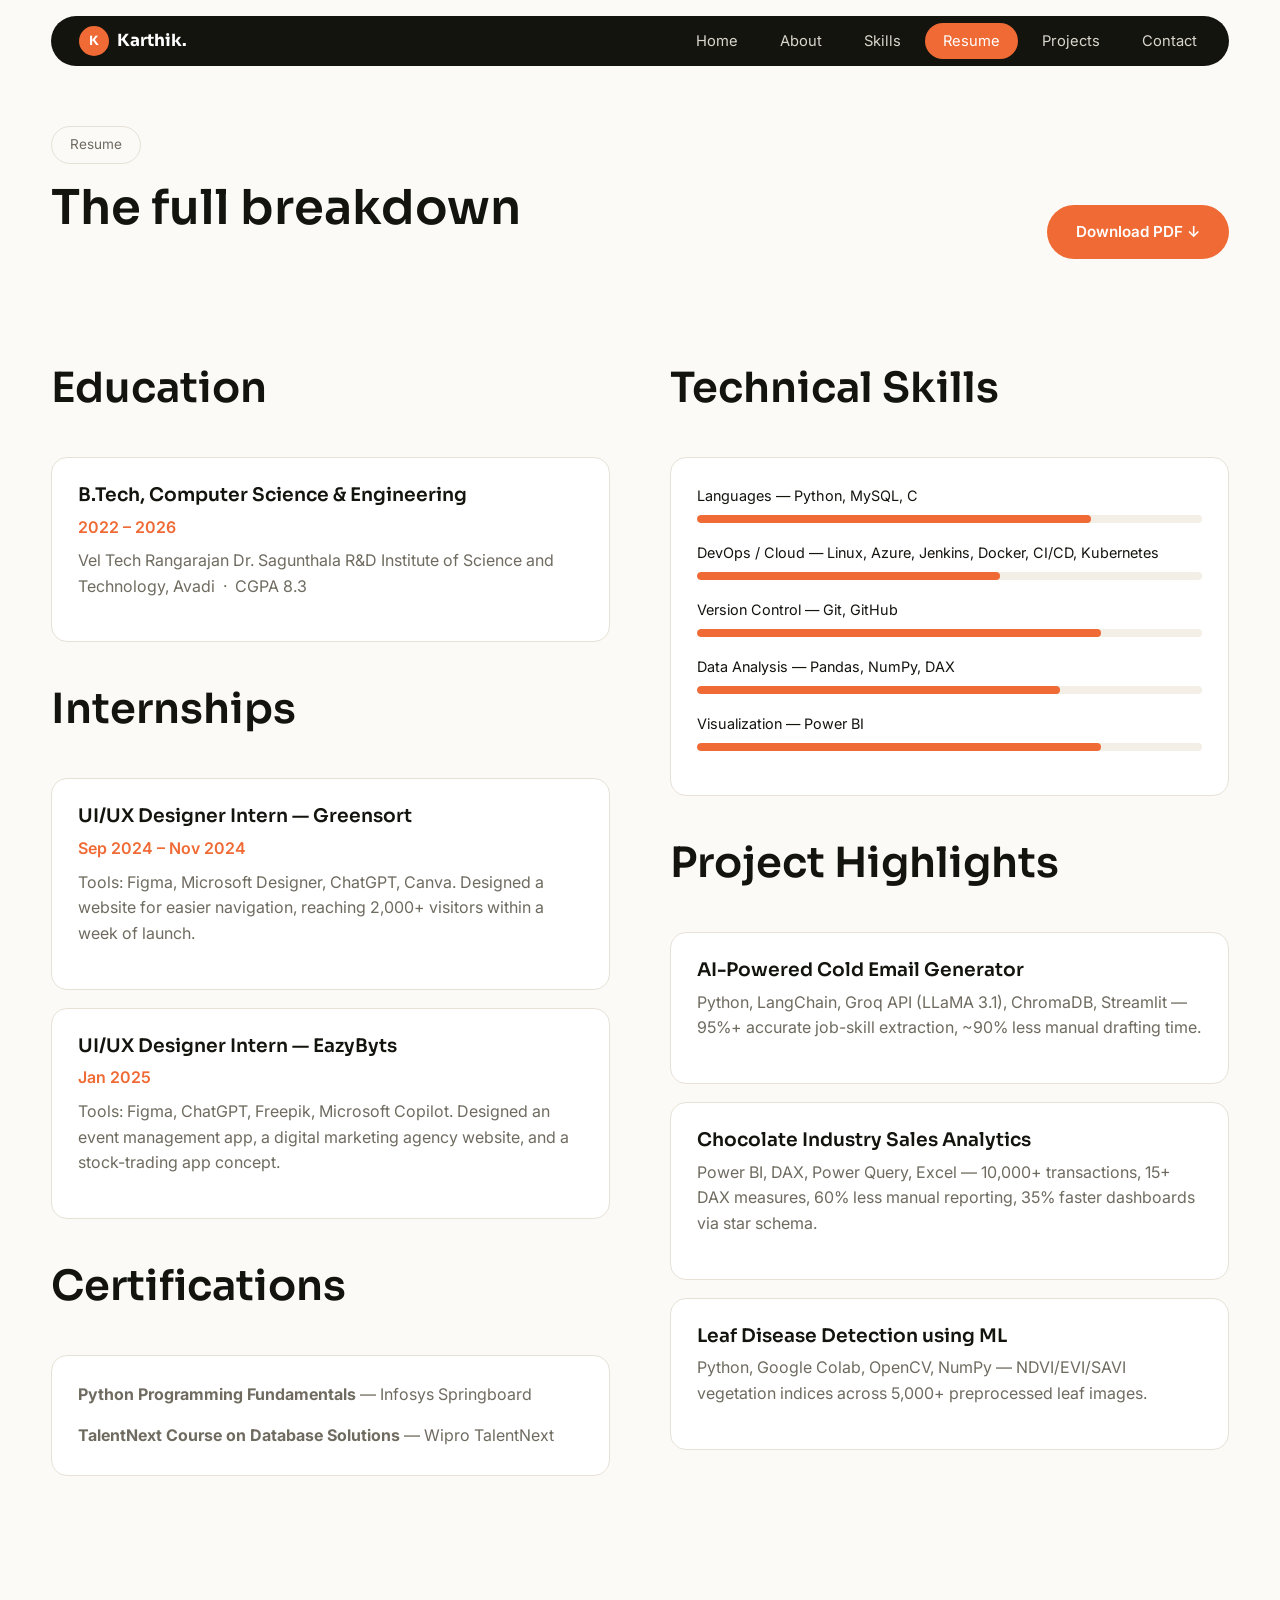
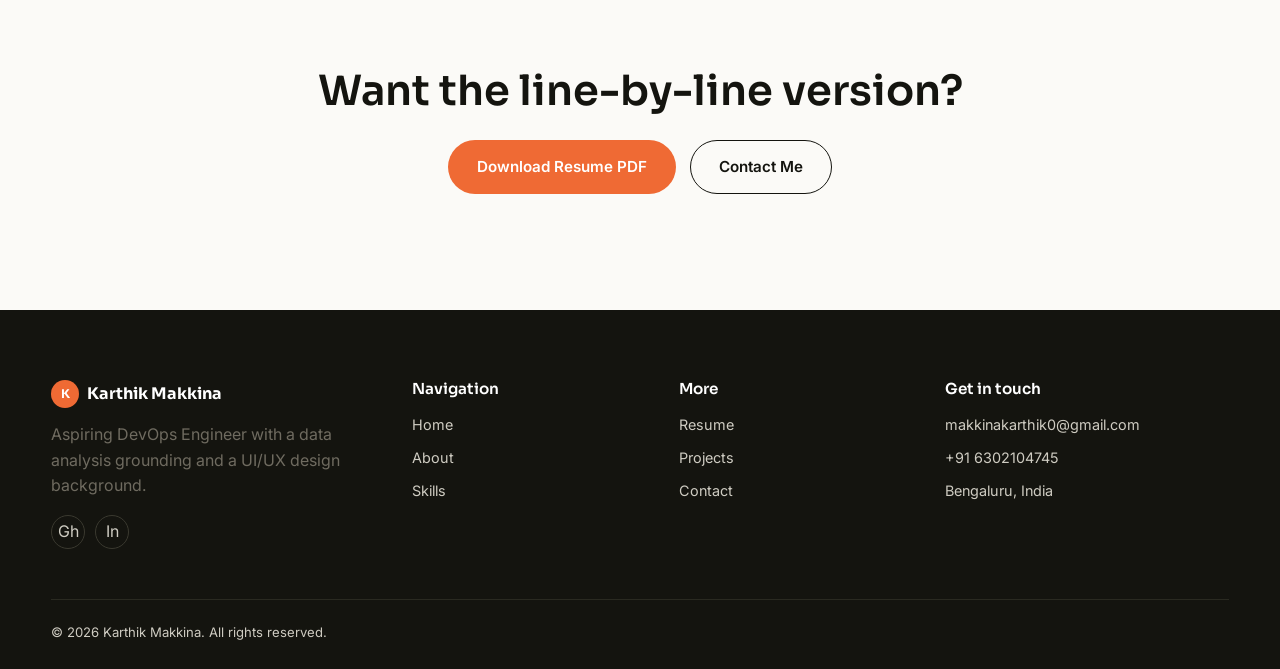
<file: resume.html>
<!DOCTYPE html>
<html lang="en">
<head>
<meta charset="UTF-8">
<meta name="viewport" content="width=device-width, initial-scale=1.0">
<title>Resume — Karthik Makkina</title>
<link rel="preconnect" href="https://fonts.googleapis.com">
<link href="https://fonts.googleapis.com/css2?family=Sora:wght@500;600;700&family=Inter:wght@400;500;600&display=swap" rel="stylesheet">
<link rel="stylesheet" href="assets/style.css">
</head>
<body>

<div class="nav-wrap">
  <nav class="nav">
    <a href="index.html" class="brand"><span>K</span>Karthik.</a>
    <ul>
      <li><a href="index.html">Home</a></li>
      <li><a href="about.html">About</a></li>
      <li><a href="service.html">Skills</a></li>
      <li><a href="resume.html" class="active">Resume</a></li>
      <li><a href="project.html">Projects</a></li>
      <li><a href="contact.html">Contact</a></li>
    </ul>
    <button class="nav-toggle" aria-label="Menu">&#9776;</button>
  </nav>
</div>

<header class="page-head">
  <div class="container" style="display:flex; justify-content:space-between; align-items:flex-end; flex-wrap:wrap; gap:20px;">
    <div>
      <span class="pill-tag">Resume</span>
      <h1>The full <span class="accent-word">breakdown</span></h1>
    </div>
    <a href="assets/Karthik_Devops_Resume.pdf" class="btn btn-primary" download>Download PDF ↓</a>
  </div>
</header>

<section>
  <div class="container two-col">
    <div>
      <div class="section-head"><h2>Education</h2></div>
      <div class="card-plain">
        <h3>B.Tech, Computer Science &amp; Engineering</h3>
        <span class="when" style="color:var(--accent);font-weight:600;">2022 – 2026</span>
        <p style="margin-top:8px;">Vel Tech Rangarajan Dr. Sagunthala R&amp;D Institute of Science and Technology, Avadi &nbsp;·&nbsp; CGPA 8.3</p>
      </div>

      <div class="section-head" style="margin-top:44px;"><h2>Internships</h2></div>
      <div class="card-plain" style="margin-bottom:18px;">
        <h3>UI/UX Designer Intern — Greensort</h3>
        <span class="when" style="color:var(--accent);font-weight:600;">Sep 2024 – Nov 2024</span>
        <p style="margin-top:8px;">Tools: Figma, Microsoft Designer, ChatGPT, Canva. Designed a website for easier navigation, reaching 2,000+ visitors within a week of launch.</p>
      </div>
      <div class="card-plain">
        <h3>UI/UX Designer Intern — EazyByts</h3>
        <span class="when" style="color:var(--accent);font-weight:600;">Jan 2025</span>
        <p style="margin-top:8px;">Tools: Figma, ChatGPT, Freepik, Microsoft Copilot. Designed an event management app, a digital marketing agency website, and a stock-trading app concept.</p>
      </div>

      <div class="section-head" style="margin-top:44px;"><h2>Certifications</h2></div>
      <div class="card-plain">
        <p><strong>Python Programming Fundamentals</strong> — Infosys Springboard</p>
        <p style="margin-bottom:0;"><strong>TalentNext Course on Database Solutions</strong> — Wipro TalentNext</p>
      </div>
    </div>

    <div>
      <div class="section-head"><h2>Technical Skills</h2></div>
      <div class="card-plain">
        <div class="skill-bar"><div class="row"><span>Languages — Python, MySQL, C</span></div><div class="track"><div class="fill" style="width:78%"></div></div></div>
        <div class="skill-bar"><div class="row"><span>DevOps / Cloud — Linux, Azure, Jenkins, Docker, CI/CD, Kubernetes</span></div><div class="track"><div class="fill" style="width:60%"></div></div></div>
        <div class="skill-bar"><div class="row"><span>Version Control — Git, GitHub</span></div><div class="track"><div class="fill" style="width:80%"></div></div></div>
        <div class="skill-bar"><div class="row"><span>Data Analysis — Pandas, NumPy, DAX</span></div><div class="track"><div class="fill" style="width:72%"></div></div></div>
        <div class="skill-bar"><div class="row"><span>Visualization — Power BI</span></div><div class="track"><div class="fill" style="width:80%"></div></div></div>
      </div>

      <div class="section-head" style="margin-top:44px;"><h2>Project Highlights</h2></div>
      <div class="card-plain" style="margin-bottom:18px;">
        <h3>AI-Powered Cold Email Generator</h3>
        <p>Python, LangChain, Groq API (LLaMA 3.1), ChromaDB, Streamlit — 95%+ accurate job-skill extraction, ~90% less manual drafting time.</p>
      </div>
      <div class="card-plain" style="margin-bottom:18px;">
        <h3>Chocolate Industry Sales Analytics</h3>
        <p>Power BI, DAX, Power Query, Excel — 10,000+ transactions, 15+ DAX measures, 60% less manual reporting, 35% faster dashboards via star schema.</p>
      </div>
      <div class="card-plain">
        <h3>Leaf Disease Detection using ML</h3>
        <p>Python, Google Colab, OpenCV, NumPy — NDVI/EVI/SAVI vegetation indices across 5,000+ preprocessed leaf images.</p>
      </div>
    </div>
  </div>
</section>

<section class="cta-band">
  <div class="container">
    <h2>Want the <span class="accent-word">line-by-line</span> version?</h2>
    <div class="hero-actions" style="justify-content:center;margin-top:24px;">
      <a href="assets/Karthik_Devops_Resume.pdf" class="btn btn-primary" download>Download Resume PDF</a>
      <a href="contact.html" class="btn btn-ghost">Contact Me</a>
    </div>
  </div>
</section>

<footer>
  <div class="container">
    <div class="footer-grid">
      <div>
        <div class="foot-brand"><span>K</span>Karthik Makkina</div>
        <p style="max-width:32ch;">Aspiring DevOps Engineer with a data analysis grounding and a UI/UX design background.</p>
        <div class="foot-social">
          <a href="https://github.com/MakkinaKarthik" target="_blank" rel="noopener">Gh</a>
          <a href="https://linkedin.com/in/makkina-karthik-5753b5321" target="_blank" rel="noopener">In</a>
        </div>
      </div>
      <div>
        <h4>Navigation</h4>
        <ul>
          <li><a href="index.html">Home</a></li>
          <li><a href="about.html">About</a></li>
          <li><a href="service.html">Skills</a></li>
        </ul>
      </div>
      <div>
        <h4>More</h4>
        <ul>
          <li><a href="resume.html">Resume</a></li>
          <li><a href="project.html">Projects</a></li>
          <li><a href="contact.html">Contact</a></li>
        </ul>
      </div>
      <div>
        <h4>Get in touch</h4>
        <ul>
          <li>makkinakarthik0@gmail.com</li>
          <li>+91 6302104745</li>
          <li>Bengaluru, India</li>
        </ul>
      </div>
    </div>
    <div class="foot-bottom">
      <span>© 2026 Karthik Makkina. All rights reserved.</span>
    </div>
  </div>
</footer>

<script src="assets/script.js"></script>
</body>
</html>
</file>
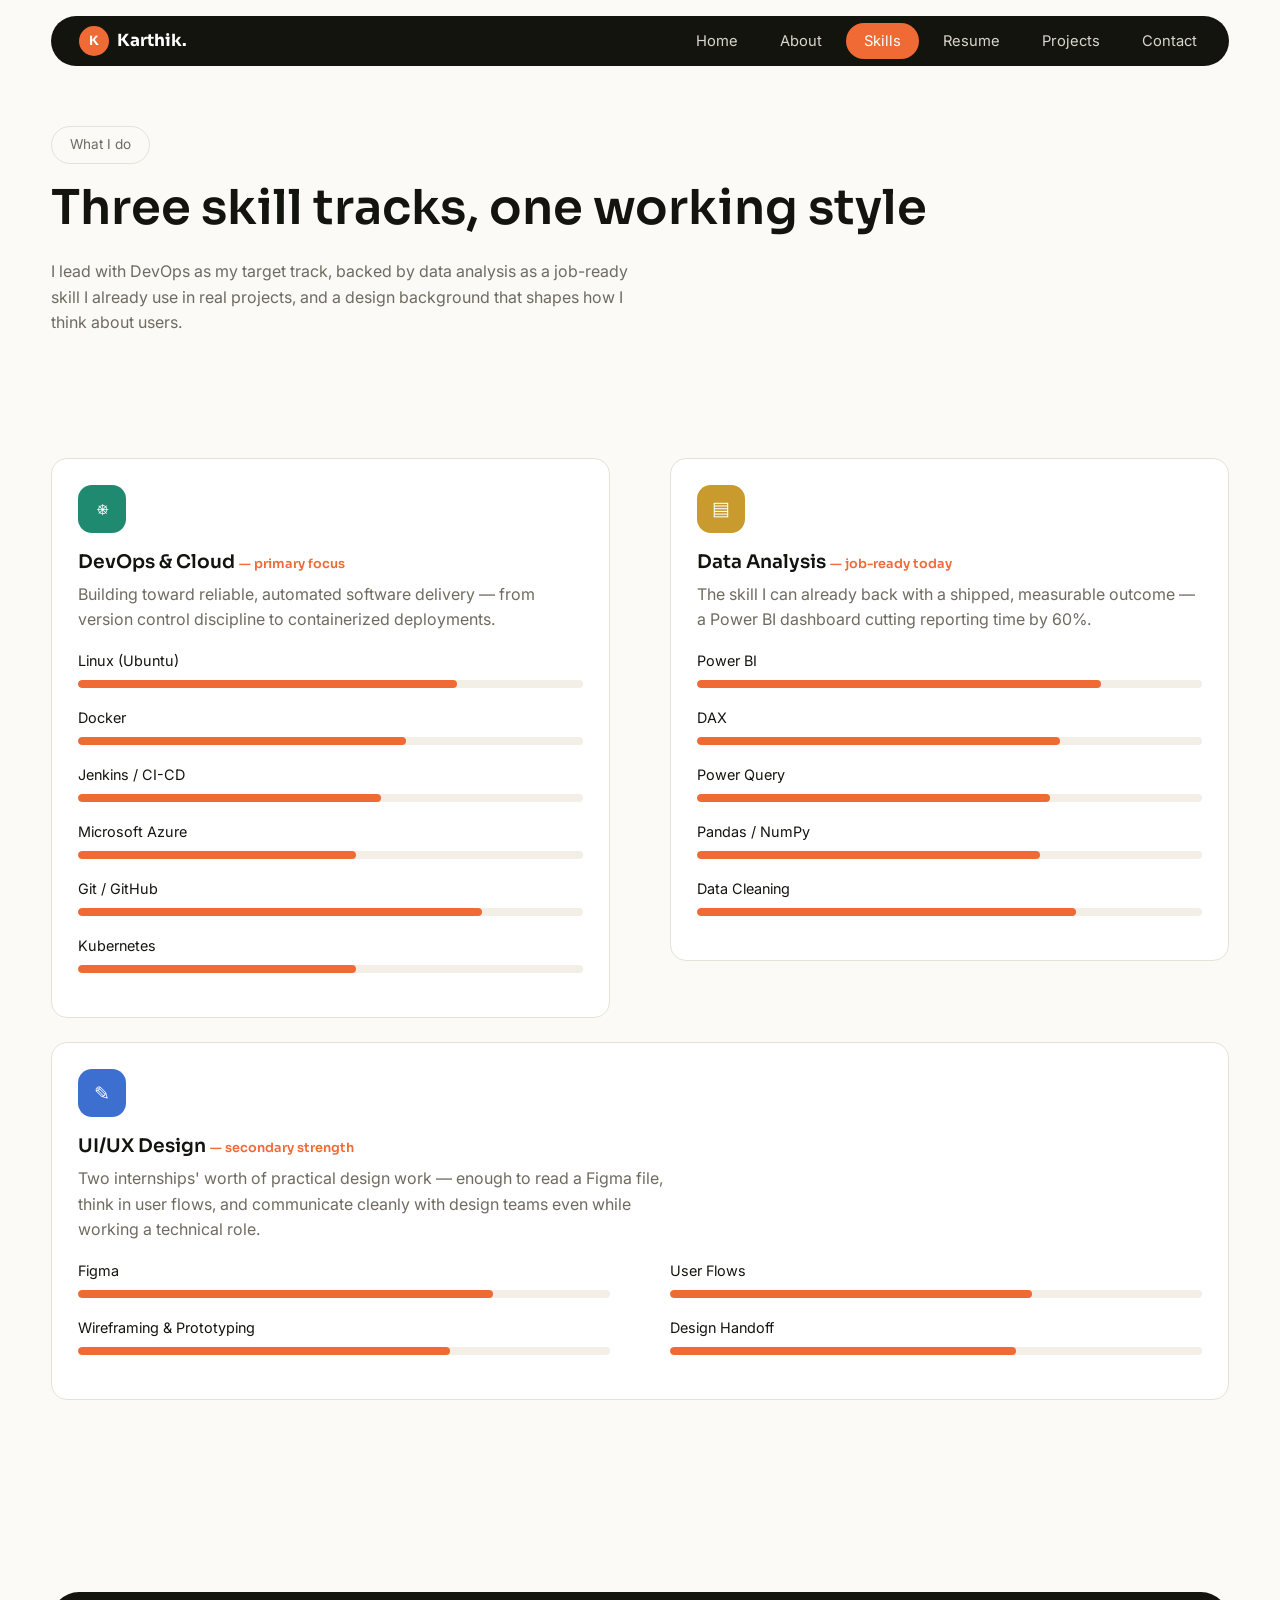
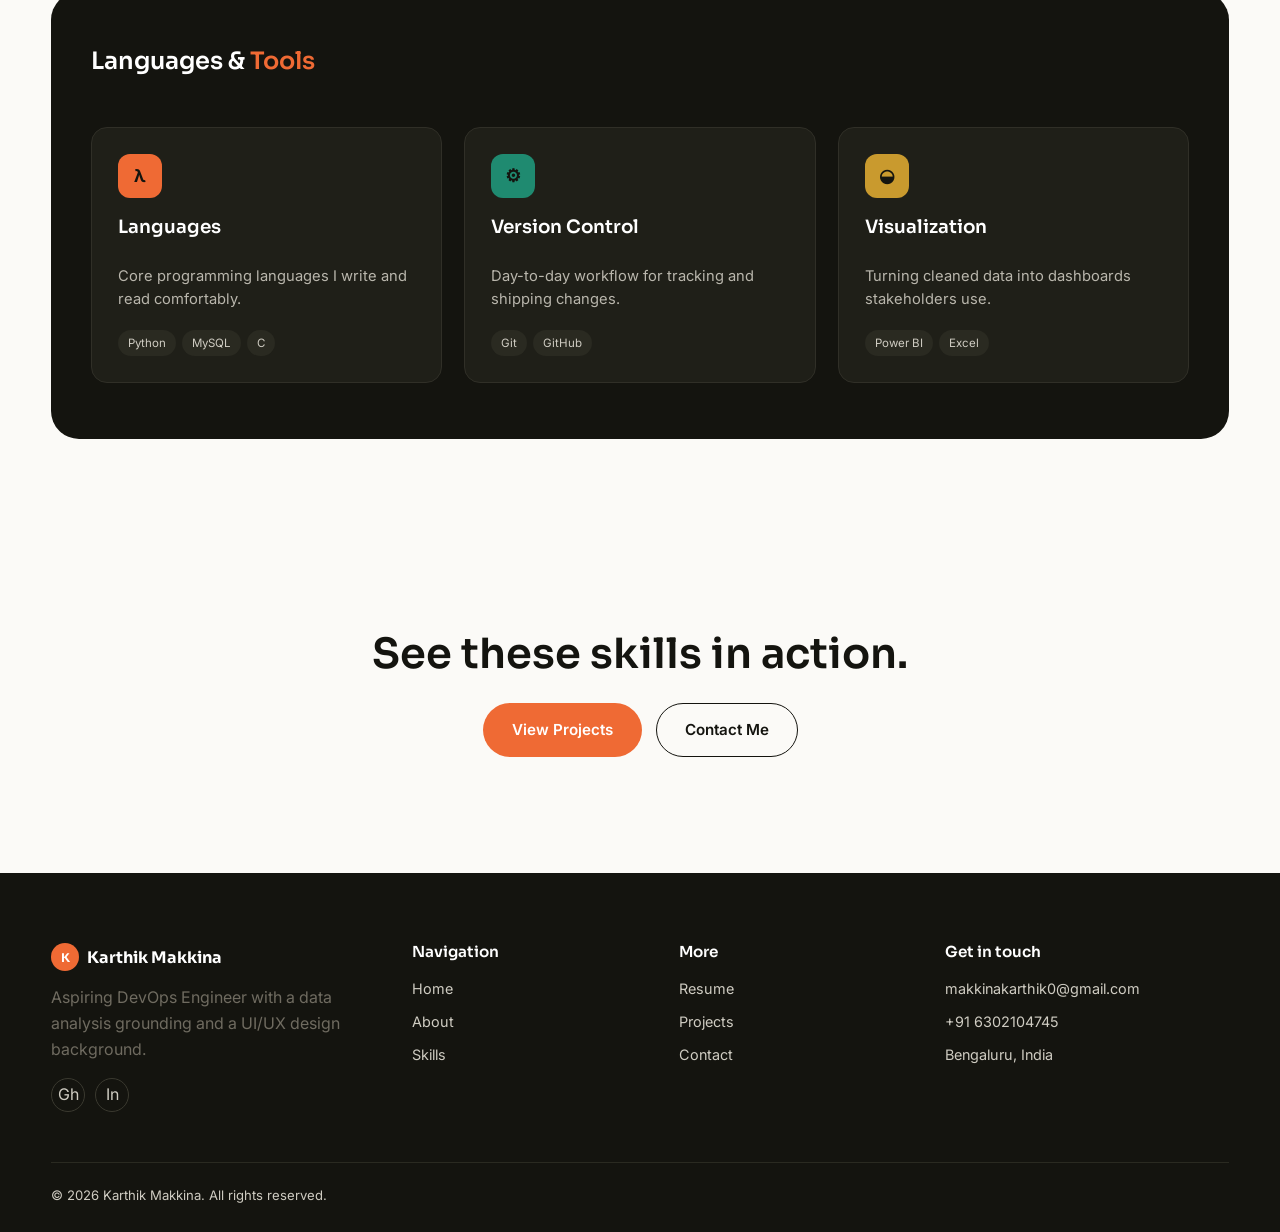
<file: service.html>
<!DOCTYPE html>
<html lang="en">
<head>
<meta charset="UTF-8">
<meta name="viewport" content="width=device-width, initial-scale=1.0">
<title>Skills — Karthik Makkina</title>
<link rel="preconnect" href="https://fonts.googleapis.com">
<link href="https://fonts.googleapis.com/css2?family=Sora:wght@500;600;700&family=Inter:wght@400;500;600&display=swap" rel="stylesheet">
<link rel="stylesheet" href="assets/style.css">
</head>
<body>

<div class="nav-wrap">
  <nav class="nav">
    <a href="index.html" class="brand"><span>K</span>Karthik.</a>
    <ul>
      <li><a href="index.html">Home</a></li>
      <li><a href="about.html">About</a></li>
      <li><a href="service.html" class="active">Skills</a></li>
      <li><a href="resume.html">Resume</a></li>
      <li><a href="project.html">Projects</a></li>
      <li><a href="contact.html">Contact</a></li>
    </ul>
    <button class="nav-toggle" aria-label="Menu">&#9776;</button>
  </nav>
</div>

<header class="page-head">
  <div class="container">
    <span class="pill-tag">What I do</span>
    <h1>Three skill tracks, <span class="accent-word">one working style</span></h1>
    <p style="max-width:60ch;margin-top:14px;">I lead with DevOps as my target track, backed by data analysis as a job-ready skill I already use in real projects, and a design background that shapes how I think about users.</p>
  </div>
</header>

<section>
  <div class="container">
    <div class="two-col" style="align-items:flex-start;">
      <div class="card-plain">
        <div class="icon" style="background:var(--devops);width:48px;height:48px;border-radius:14px;display:grid;place-items:center;color:#fff;font-size:1.2rem;">⎈</div>
        <h3 style="margin-top:18px;">DevOps &amp; Cloud <span style="font-size:.8rem;color:var(--accent);font-weight:600;">— primary focus</span></h3>
        <p>Building toward reliable, automated software delivery — from version control discipline to containerized deployments.</p>
        <div class="skill-bar"><div class="row"><span>Linux (Ubuntu)</span></div><div class="track"><div class="fill" style="width:75%"></div></div></div>
        <div class="skill-bar"><div class="row"><span>Docker</span></div><div class="track"><div class="fill" style="width:65%"></div></div></div>
        <div class="skill-bar"><div class="row"><span>Jenkins / CI-CD</span></div><div class="track"><div class="fill" style="width:60%"></div></div></div>
        <div class="skill-bar"><div class="row"><span>Microsoft Azure</span></div><div class="track"><div class="fill" style="width:55%"></div></div></div>
        <div class="skill-bar"><div class="row"><span>Git / GitHub</span></div><div class="track"><div class="fill" style="width:80%"></div></div></div>
	<div class="skill-bar"><div class="row"><span>Kubernetes</span></div><div class="track"><div class="fill" style="width:55%"></div></div></div>
      </div>

      <div class="card-plain">
        <div class="icon" style="background:var(--data);width:48px;height:48px;border-radius:14px;display:grid;place-items:center;color:#fff;font-size:1.2rem;">▤</div>
        <h3 style="margin-top:18px;">Data Analysis <span style="font-size:.8rem;color:var(--accent);font-weight:600;">— job-ready today</span></h3>
        <p>The skill I can already back with a shipped, measurable outcome — a Power BI dashboard cutting reporting time by 60%.</p>
        <div class="skill-bar"><div class="row"><span>Power BI</span></div><div class="track"><div class="fill" style="width:80%"></div></div></div>
        <div class="skill-bar"><div class="row"><span>DAX</span></div><div class="track"><div class="fill" style="width:72%"></div></div></div>
        <div class="skill-bar"><div class="row"><span>Power Query</span></div><div class="track"><div class="fill" style="width:70%"></div></div></div>
        <div class="skill-bar"><div class="row"><span>Pandas / NumPy</span></div><div class="track"><div class="fill" style="width:68%"></div></div></div>
        <div class="skill-bar"><div class="row"><span>Data Cleaning</span></div><div class="track"><div class="fill" style="width:75%"></div></div></div>
      </div>
    </div>

    <div class="card-plain" style="margin-top:24px;">
      <div class="icon" style="background:var(--design);width:48px;height:48px;border-radius:14px;display:grid;place-items:center;color:#fff;font-size:1.2rem;">✎</div>
      <h3 style="margin-top:18px;">UI/UX Design <span style="font-size:.8rem;color:var(--accent);font-weight:600;">— secondary strength</span></h3>
      <p style="max-width:60ch;">Two internships' worth of practical design work — enough to read a Figma file, think in user flows, and communicate cleanly with design teams even while working a technical role.</p>
      <div class="two-col" style="margin-top:10px;">
        <div>
          <div class="skill-bar"><div class="row"><span>Figma</span></div><div class="track"><div class="fill" style="width:78%"></div></div></div>
          <div class="skill-bar"><div class="row"><span>Wireframing &amp; Prototyping</span></div><div class="track"><div class="fill" style="width:70%"></div></div></div>
        </div>
        <div>
          <div class="skill-bar"><div class="row"><span>User Flows</span></div><div class="track"><div class="fill" style="width:68%"></div></div></div>
          <div class="skill-bar"><div class="row"><span>Design Handoff</span></div><div class="track"><div class="fill" style="width:65%"></div></div></div>
        </div>
      </div>
    </div>
  </div>
</section>

<section>
  <div class="container">
    <div class="dark-panel">
      <div class="panel-head">
        <h2>Languages &amp; <span style="color:var(--accent)">Tools</span></h2>
      </div>
      <div class="service-grid">
        <div class="service-card">
          <div class="icon" style="background:var(--accent);">λ</div>
          <h3>Languages</h3>
          <p>Core programming languages I write and read comfortably.</p>
          <div class="tags"><span>Python</span><span>MySQL</span><span>C</span></div>
        </div>
        <div class="service-card">
          <div class="icon" style="background:var(--devops);">⚙</div>
          <h3>Version Control</h3>
          <p>Day-to-day workflow for tracking and shipping changes.</p>
          <div class="tags"><span>Git</span><span>GitHub</span></div>
        </div>
        <div class="service-card">
          <div class="icon" style="background:var(--data);">◒</div>
          <h3>Visualization</h3>
          <p>Turning cleaned data into dashboards stakeholders use.</p>
          <div class="tags"><span>Power BI</span><span>Excel</span></div>
        </div>
      </div>
    </div>
  </div>
</section>

<section class="cta-band">
  <div class="container">
    <h2>See these skills <span class="accent-word">in action</span>.</h2>
    <div class="hero-actions" style="justify-content:center;margin-top:24px;">
      <a href="project.html" class="btn btn-primary">View Projects</a>
      <a href="contact.html" class="btn btn-ghost">Contact Me</a>
    </div>
  </div>
</section>

<footer>
  <div class="container">
    <div class="footer-grid">
      <div>
        <div class="foot-brand"><span>K</span>Karthik Makkina</div>
        <p style="max-width:32ch;">Aspiring DevOps Engineer with a data analysis grounding and a UI/UX design background.</p>
        <div class="foot-social">
          <a href="https://github.com/MakkinaKarthik" target="_blank" rel="noopener">Gh</a>
          <a href="https://linkedin.com/in/makkina-karthik-5753b5321" target="_blank" rel="noopener">In</a>
        </div>
      </div>
      <div>
        <h4>Navigation</h4>
        <ul>
          <li><a href="index.html">Home</a></li>
          <li><a href="about.html">About</a></li>
          <li><a href="service.html">Skills</a></li>
        </ul>
      </div>
      <div>
        <h4>More</h4>
        <ul>
          <li><a href="resume.html">Resume</a></li>
          <li><a href="project.html">Projects</a></li>
          <li><a href="contact.html">Contact</a></li>
        </ul>
      </div>
      <div>
        <h4>Get in touch</h4>
        <ul>
          <li>makkinakarthik0@gmail.com</li>
          <li>+91 6302104745</li>
          <li>Bengaluru, India</li>
        </ul>
      </div>
    </div>
    <div class="foot-bottom">
      <span>© 2026 Karthik Makkina. All rights reserved.</span>
    </div>
  </div>
</footer>

<script src="assets/script.js"></script>
</body>
</html>
</file>
<file: assets/style.css>
/* ============================================================
   Karthik Makkina — Portfolio
   Theme reference: JCrea Product Designer template (Figma community)
   Palette kept from the reference; content re-authored for a
   DevOps / Data Analysis fresher with a UI/UX design background.
   ============================================================ */

:root{
  --ink:        #14140f;   /* near-black, warmed not tinted grey */
  --ink-soft:   #2b2b24;
  --paper:      #fbfaf7;   /* warm paper-white background */
  --paper-alt:  #f3efe6;   /* warm off-white for alternating sections */
  --line:       #e7e2d6;
  --muted:      #6f6b60;

  --accent:     #ef6a34;   /* primary orange, from reference */
  --accent-dark:#d95a28;
  --accent-soft:#fde2d2;

  --devops:     #1f8a70;   /* teal — DevOps/Cloud */
  --data:       #c99a2e;   /* gold — Data Analysis */
  --design:     #3d6fd1;   /* blue — UI/UX Design */

  --radius-lg:  28px;
  --radius-md:  16px;
  --radius-sm:  10px;

  --shadow: 0 20px 40px -24px rgba(20,20,15,.35);
}

*,*::before,*::after{ box-sizing:border-box; }
html{ scroll-behavior:smooth; }
body{
  margin:0;
  font-family:'Inter', -apple-system, sans-serif;
  color:var(--ink);
  background:var(--paper);
  line-height:1.6;
  -webkit-font-smoothing:antialiased;
}
h1,h2,h3,h4{
  font-family:'Sora', 'Inter', sans-serif;
  color:var(--ink);
  line-height:1.15;
  margin:0 0 .5em;
  font-weight:600;
}
p{ color:var(--muted); margin:0 0 1em; }
a{ color:inherit; text-decoration:none; }
img{ max-width:100%; display:block; }
ul{ list-style:none; margin:0; padding:0; }
section{ padding:96px 0; }
.container{ width:min(1180px, 92%); margin:0 auto; }
.eyebrow-none{ /* deliberately no ALL-CAPS eyebrow labels per design guidance */ }

/* ---------- buttons ---------- */
.btn{
  display:inline-flex;
  align-items:center;
  gap:8px;
  padding:14px 28px;
  border-radius:999px;
  font-weight:600;
  font-size:.95rem;
  border:1.5px solid transparent;
  cursor:pointer;
  transition:transform .15s ease, background .2s ease, color .2s ease;
}
.btn-primary{ background:var(--accent); color:#fff; }
.btn-primary:hover{ background:var(--accent-dark); transform:translateY(-2px); }
.btn-ghost{ border-color:var(--ink); color:var(--ink); background:transparent; }
.btn-ghost:hover{ background:var(--ink); color:#fff; }
.btn-light{ background:#fff; color:var(--ink); }
.btn-light:hover{ transform:translateY(-2px); }

/* ---------- nav ---------- */
.nav-wrap{ position:sticky; top:16px; z-index:50; width:min(1180px,92%); margin:16px auto 0; }
.nav{
  background:var(--ink);
  border-radius:999px;
  display:flex;
  align-items:center;
  justify-content:space-between;
  padding:10px 14px 10px 28px;
  color:#fff;
}
.nav .brand{ display:flex; align-items:center; gap:8px; font-family:'Sora',sans-serif; font-weight:700; font-size:1.05rem; }
.nav .brand span{
  width:30px;height:30px;border-radius:50%;
  background:var(--accent); display:grid; place-items:center; font-size:.8rem;
}
.nav ul{ display:flex; gap:6px; align-items:center; }
.nav ul li a{
  padding:9px 18px; border-radius:999px; font-size:.92rem; color:#d9d6cc;
  transition:background .2s, color .2s;
}
.nav ul li a:hover{ color:#fff; }
.nav ul li a.active{ background:var(--accent); color:#fff; }
.nav .cta{ display:none; }
.nav-toggle{ display:none; background:none; border:none; color:#fff; font-size:1.4rem; cursor:pointer; }

@media (max-width: 860px){
  .nav ul{
    position:absolute; top:calc(100% + 10px); left:0; right:0;
    background:var(--ink); flex-direction:column; align-items:stretch;
    border-radius:20px; padding:10px; display:none; gap:2px;
  }
  .nav ul.open{ display:flex; }
  .nav-toggle{ display:block; }
}

/* ---------- hero ---------- */
.hero{
  position:relative;
  padding:70px 0 40px;
  overflow:hidden;
}
.hero-grid{
  display:grid;
  grid-template-columns:1.05fr 1fr;
  gap:40px;
  align-items:center;
}
.pill-tag{
  display:inline-block;
  padding:7px 18px;
  border:1px solid var(--line);
  border-radius:999px;
  font-size:.85rem;
  color:var(--muted);
  margin-bottom:22px;
}
.hero h1{ font-size:clamp(2.4rem, 5vw, 3.6rem); letter-spacing:-.01em; }
.hero h1 .accent-word{ color:var(--accent); }
.hero p.lead{ font-size:1.08rem; max-width:46ch; margin-top:18px; }
.hero-actions{ display:flex; gap:14px; margin-top:32px; flex-wrap:wrap; }
.hero-quote{
  margin-top:40px; padding-top:24px; border-top:1px solid var(--line);
  font-size:.92rem; color:var(--muted); max-width:38ch;
}
.hero-rating{ display:flex; gap:16px; align-items:center; margin-top:18px; }
.hero-rating strong{ font-size:1.3rem; display:block; }
.hero-rating small{ color:var(--muted); }

.hero-photo-wrap{ position:relative; display:grid; place-items:center; }
.hero-blob{
  position:relative;
  width:min(420px, 100%);
  aspect-ratio:1/1.05;
  border-radius:50% 50% 46% 46% / 55% 55% 45% 45%;
  background:linear-gradient(160deg, var(--accent) 0%, #f39056 100%);
  display:grid; place-items:end center;
  overflow:hidden;
}
.hero-blob img{ width:88%; object-fit:cover; }
.hero-badge{
  position:absolute; top:10%; right:-6%;
  background:#fff; border-radius:var(--radius-md);
  padding:14px 18px; box-shadow:var(--shadow); text-align:center;
  font-size:.85rem;
}
.hero-badge strong{ display:block; font-size:1.1rem; color:var(--ink); }

/* ---------- dark section (services / experience header) ---------- */
.dark-panel{
  background:var(--ink);
  color:#efece4;
  border-radius:var(--radius-lg);
  padding:56px 40px;
}
.dark-panel h2{ color:#fff; }
.dark-panel p{ color:#b9b6ac; }
.panel-head{ display:flex; justify-content:space-between; align-items:flex-end; gap:24px; flex-wrap:wrap; margin-bottom:40px; }

.service-grid{ display:grid; grid-template-columns:repeat(3, 1fr); gap:22px; }
.service-card{
  background:#1f1f18; border:1px solid #302f27; border-radius:var(--radius-md);
  padding:26px; display:flex; flex-direction:column; gap:18px;
}
.service-card .icon{
  width:44px; height:44px; border-radius:12px; display:grid; place-items:center; font-size:1.1rem; color:#14140f; font-weight:700;
}
.service-card h3{ color:#fff; font-size:1.15rem; }
.service-card p{ font-size:.92rem; margin-bottom:0; }
.service-card .tags{ display:flex; flex-wrap:wrap; gap:6px; margin-top:auto; }
.service-card .tags span{
  font-size:.72rem; padding:4px 10px; border-radius:999px; background:#2a2a21; color:#cfccc2;
}

@media (max-width: 860px){
  .service-grid{ grid-template-columns:1fr; }
  .hero-grid{ grid-template-columns:1fr; }
  .hero-photo-wrap{ order:-1; }
}

/* ---------- section heading ---------- */
.section-head{ margin-bottom:44px; max-width:60ch; }
.section-head h2{ font-size:clamp(1.8rem,3.4vw,2.6rem); }
.section-head .accent-word{ color:var(--accent); }

/* ---------- timeline (experience) ---------- */
.timeline{ display:grid; grid-template-columns:1fr auto 1fr; gap:0 30px; }
.timeline .rail{ position:relative; width:2px; background:repeating-linear-gradient(to bottom, var(--line) 0 6px, transparent 6px 12px); }
.timeline .dot{
  position:absolute; left:50%; transform:translateX(-50%);
  width:18px; height:18px; border-radius:50%; background:var(--accent); border:4px solid var(--paper);
}
.tl-row{ display:contents; }
.tl-item{ padding:28px 0; }
.tl-item h3{ font-size:1.15rem; margin-bottom:4px; }
.tl-item .when{ color:var(--accent); font-size:.85rem; font-weight:600; margin-bottom:10px; display:block; }
.tl-item p{ font-size:.93rem; max-width:38ch; }
.tl-left{ text-align:right; }
.tl-right{}
@media (max-width:760px){
  .timeline{ grid-template-columns:auto 1fr; }
  .tl-left{ display:none; }
  .tl-left + .rail-cell + .tl-right{ }
}

/* ---------- why hire / split section ---------- */
.split{
  background:var(--paper-alt);
  border-radius:var(--radius-lg);
  padding:16px;
  display:grid; grid-template-columns:.9fr 1.1fr; gap:0; align-items:center; overflow:hidden;
}
.split-media{ position:relative; }
.split-media .blob-sm{
  border-radius:36px; overflow:hidden; aspect-ratio:4/5; background:linear-gradient(160deg,var(--accent),#f3a06a);
  display:grid; place-items:end center;
}
.split-media img{ width:92%; }
.split-body{ padding:40px; }
.stat-row{ display:flex; gap:40px; margin:26px 0; }
.stat-row strong{ font-size:1.7rem; display:block; }
.stat-row span{ color:var(--muted); font-size:.88rem; }
@media (max-width:860px){ .split{ grid-template-columns:1fr; } }

/* ---------- portfolio / project cards ---------- */
.filter-row{ display:flex; gap:10px; flex-wrap:wrap; margin:36px 0 8px; }
.filter-row button{
  padding:9px 18px; border-radius:999px; border:1px solid var(--line); background:transparent;
  font-size:.85rem; color:var(--muted); cursor:pointer; transition:.2s;
}
.filter-row button.active, .filter-row button:hover{ background:var(--ink); color:#fff; border-color:var(--ink); }

.project-grid{ display:grid; grid-template-columns:repeat(2, 1fr); gap:24px; }
.project-grid.cols-3{ grid-template-columns:repeat(3,1fr); }
@media (max-width:860px){ .project-grid, .project-grid.cols-3{ grid-template-columns:1fr; } }

.project-card{
  border-radius:var(--radius-md); overflow:hidden; background:#fff; border:1px solid var(--line);
  display:flex; flex-direction:column;
}
.project-thumb{
  aspect-ratio:16/10; position:relative; display:grid; place-items:center;
  color:#fff; font-family:'Sora',sans-serif; font-weight:700; font-size:1.4rem; text-align:center; padding:20px;
}
.project-thumb .go{
  position:absolute; right:14px; bottom:14px; width:38px; height:38px; border-radius:50%;
  background:rgba(20,20,15,.55); display:grid; place-items:center; color:#fff; font-size:1rem;
}
.project-info{ padding:20px 22px; }
.project-info .cat{ font-size:.78rem; color:var(--accent); font-weight:600; margin-bottom:6px; display:block; }
.project-info h3{ font-size:1.08rem; margin-bottom:6px; }
.project-info p{ font-size:.88rem; margin-bottom:0; }
.tag-list{ display:flex; flex-wrap:wrap; gap:8px; margin:16px 0; }
.tag-list span{ font-size:.78rem; padding:5px 13px; border-radius:999px; background:var(--paper-alt); color:var(--ink-soft); }

/* thumb color variants standing in for real screenshots */
.thumb-devops{ background:linear-gradient(155deg,#1f8a70,#123f34); }
.thumb-data{ background:linear-gradient(155deg,#c99a2e,#7a5d16); }
.thumb-design{ background:linear-gradient(155deg,#3d6fd1,#1c2f63); }
.thumb-accent{ background:linear-gradient(155deg,var(--accent),#8a3410); }

/* ---------- recognition / certifications (replaces fake testimonials) ---------- */
.recog-panel{ background:var(--ink); color:#efece4; border-radius:var(--radius-lg); padding:56px 40px; }
.recog-grid{ display:grid; grid-template-columns:repeat(3,1fr); gap:18px; margin-top:34px; }
.recog-card{ background:#1f1f18; border:1px solid #302f27; border-radius:var(--radius-md); padding:24px; }
.recog-card .num{ color:var(--accent); font-family:'Sora',sans-serif; font-weight:700; font-size:1.4rem; }
.recog-card h4{ color:#fff; font-size:1rem; margin:10px 0 6px; }
.recog-card p{ font-size:.86rem; margin:0; }
@media (max-width:860px){ .recog-grid{ grid-template-columns:1fr; } }

/* ---------- CTA / newsletter ---------- */
.cta-band{ text-align:center; }
.cta-band h2{ font-size:clamp(1.8rem,4vw,2.6rem); }
.contact-form{ display:flex; gap:10px; max-width:520px; margin:30px auto 20px; }
.contact-form input{
  flex:1; padding:15px 20px; border-radius:999px; border:1px solid var(--line); font-size:.95rem; font-family:inherit;
}
.trust-row{ display:flex; justify-content:center; gap:30px; flex-wrap:wrap; color:var(--muted); font-size:.85rem; }

/* ---------- marquee ---------- */
.marquee{
  background:var(--accent); color:#fff; overflow:hidden; padding:16px 0;
  font-family:'Sora',sans-serif; font-weight:600; white-space:nowrap;
}
.marquee-track{ display:inline-block; animation:scroll 22s linear infinite; }
.marquee span{ margin:0 22px; }
@keyframes scroll{ from{ transform:translateX(0);} to{ transform:translateX(-50%);} }
@media (prefers-reduced-motion: reduce){ .marquee-track{ animation:none; } }

/* ---------- footer ---------- */
footer{ background:var(--ink); color:#cfccc2; padding:70px 0 26px; margin-top:20px; }
.footer-grid{ display:grid; grid-template-columns:1.4fr 1fr 1fr 1.2fr; gap:30px; }
.footer-grid h4{ color:#fff; font-size:.95rem; margin-bottom:16px; }
.footer-grid ul li{ margin-bottom:10px; font-size:.9rem; }
.footer-grid ul li a:hover{ color:#fff; }
.foot-brand{ display:flex; align-items:center; gap:8px; font-family:'Sora',sans-serif; font-weight:700; color:#fff; margin-bottom:14px; }
.foot-brand span{ width:28px;height:28px;border-radius:50%; background:var(--accent); display:grid; place-items:center; font-size:.75rem; }
.foot-social{ display:flex; gap:10px; margin-top:16px; }
.foot-social a{ width:34px; height:34px; border-radius:50%; border:1px solid #3a392f; display:grid; place-items:center; }
.foot-bottom{ border-top:1px solid #2a2a21; margin-top:50px; padding-top:22px; display:flex; justify-content:space-between; flex-wrap:wrap; gap:10px; font-size:.82rem; }
@media (max-width:860px){ .footer-grid{ grid-template-columns:1fr 1fr; } }

/* ---------- generic page hero (inner pages) ---------- */
.page-head{ padding:60px 0 10px; }
.page-head .pill-tag{ margin-bottom:16px; }
.page-head h1{ font-size:clamp(2rem,4.4vw,3rem); }

/* skill bars */
.skill-bar{ margin-bottom:18px; }
.skill-bar .row{ display:flex; justify-content:space-between; font-size:.9rem; margin-bottom:8px; }
.skill-bar .track{ height:8px; border-radius:999px; background:var(--paper-alt); overflow:hidden; }
.skill-bar .fill{ height:100%; border-radius:999px; background:var(--accent); }

/* two column generic */
.two-col{ display:grid; grid-template-columns:1fr 1fr; gap:60px; }
@media (max-width:860px){ .two-col{ grid-template-columns:1fr; gap:36px; } }

.card-plain{ background:#fff; border:1px solid var(--line); border-radius:var(--radius-md); padding:26px; }

.badge-row{ display:flex; gap:10px; flex-wrap:wrap; }
.badge-row span{ font-size:.78rem; padding:6px 14px; border-radius:999px; }
.badge-devops{ background:#e5f4ef; color:var(--devops); }
.badge-data{ background:#faf1dc; color:#8a6a1f; }
.badge-design{ background:#e8eefb; color:var(--design); }
</file>
